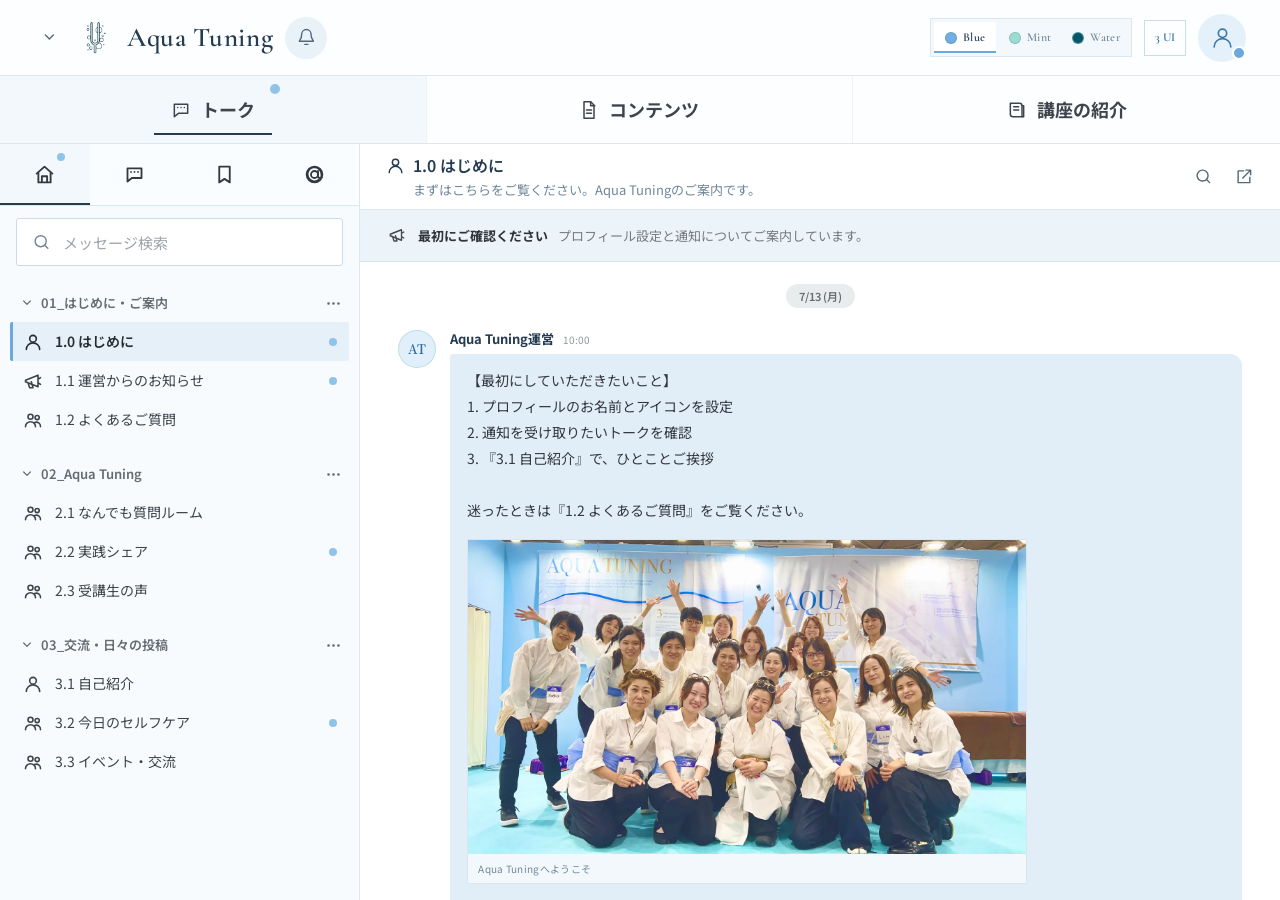
<file: index.html>
<!doctype html>
<html lang="ja">
  <head>
    <meta charset="UTF-8" />
    <meta name="viewport" content="width=device-width, initial-scale=1, viewport-fit=cover" />
    <meta name="theme-color" id="themeColor" content="#f3f8fe" />
    <meta name="description" content="Aqua Tuningのトークとコンテンツをひとつにまとめたコミュニティポータルです。" />
    <title>Aqua Tuning</title>
    <link rel="preconnect" href="https://fonts.googleapis.com" />
    <link rel="preconnect" href="https://fonts.gstatic.com" crossorigin />
    <link href="https://fonts.googleapis.com/css2?family=Cormorant+Garamond:wght@500;600&family=Noto+Sans+JP:wght@400;500;600;700&family=Noto+Serif+JP:wght@500;600&display=swap" rel="stylesheet" />
    <link rel="stylesheet" href="styles.css" />
  </head>
  <body data-theme="blue">
    <svg class="svg-sprite" aria-hidden="true">
      <symbol id="i-chevron" viewBox="0 0 24 24"><path d="m7 9 5 5 5-5" /></symbol>
      <symbol id="i-bell" viewBox="0 0 24 24"><path d="M18 8a6 6 0 0 0-12 0c0 7-3 7-3 9h18c0-2-3-2-3-9M10 21h4" /></symbol>
      <symbol id="i-user" viewBox="0 0 24 24"><circle cx="12" cy="8" r="4" /><path d="M4 21a8 8 0 0 1 16 0" /></symbol>
      <symbol id="i-talk" viewBox="0 0 24 24"><path d="M4 5h16v11H9l-5 4z" /><path d="M8 9h.01M12 9h.01M16 9h.01" /></symbol>
      <symbol id="i-file" viewBox="0 0 24 24"><path d="M6 2h8l4 4v16H6z" /><path d="M14 2v5h5M9 12h6M9 16h6" /></symbol>
      <symbol id="i-book" viewBox="0 0 24 24"><path d="M4 4h11a3 3 0 0 1 3 3v13H7a3 3 0 0 1-3-3z" /><path d="M8 8h6M8 12h6M18 7h2v13h-2" /></symbol>
      <symbol id="i-home" viewBox="0 0 24 24"><path d="m3 11 9-8 9 8" /><path d="M5 10v11h14V10M9 21v-7h6v7" /></symbol>
      <symbol id="i-search" viewBox="0 0 24 24"><circle cx="11" cy="11" r="7" /><path d="m20 20-4-4" /></symbol>
      <symbol id="i-bookmark" viewBox="0 0 24 24"><path d="M6 3h12v18l-6-4-6 4z" /></symbol>
      <symbol id="i-at" viewBox="0 0 24 24"><circle cx="12" cy="12" r="9" /><path d="M16 8v6a2 2 0 0 0 4 0v-2a8 8 0 1 0-3 6" /><circle cx="12" cy="12" r="4" /></symbol>
      <symbol id="i-users" viewBox="0 0 24 24"><circle cx="9" cy="8" r="3" /><circle cx="17" cy="9" r="2.5" /><path d="M3 20a6 6 0 0 1 12 0M14 15a5 5 0 0 1 7 5" /></symbol>
      <symbol id="i-megaphone" viewBox="0 0 24 24"><path d="m3 11 15-6v14L3 13zM18 10l3-2M18 14l3 2M6 14l2 6h4l-2-7" /></symbol>
      <symbol id="i-external" viewBox="0 0 24 24"><path d="M14 4h6v6M20 4 10 14" /><path d="M19 13v7H4V5h7" /></symbol>
      <symbol id="i-attach" viewBox="0 0 24 24"><path d="m9 17 8-8a4 4 0 0 0-6-6L4 10a6 6 0 0 0 8 9l8-8" /></symbol>
      <symbol id="i-send" viewBox="0 0 24 24"><path d="m3 3 18 9-18 9 4-9zM7 12h14" /></symbol>
      <symbol id="i-play" viewBox="0 0 24 24"><rect x="3" y="3" width="18" height="18" rx="1" /><path d="m10 8 6 4-6 4z" /></symbol>
      <symbol id="i-check" viewBox="0 0 24 24"><circle cx="12" cy="12" r="10" /><path d="m7 12 3 3 7-7" /></symbol>
      <symbol id="i-back" viewBox="0 0 24 24"><path d="m15 18-6-6 6-6" /></symbol>
      <symbol id="i-more" viewBox="0 0 24 24"><circle cx="5" cy="12" r="1" /><circle cx="12" cy="12" r="1" /><circle cx="19" cy="12" r="1" /></symbol>
      <symbol id="i-heart" viewBox="0 0 24 24"><path d="M20.8 4.6a5.5 5.5 0 0 0-7.8 0L12 5.7l-1.1-1.1a5.5 5.5 0 0 0-7.8 7.8L12 21l8.8-8.6a5.5 5.5 0 0 0 0-7.8" /></symbol>
    </svg>

    <div class="app-shell">
      <div class="water-atmosphere" aria-hidden="true">
        <span></span><span></span><span></span><span></span><span></span><span></span><span></span><span></span>
      </div>
      <header class="site-header">
        <div class="brand-group">
          <button class="icon-button workspace-button" type="button" aria-label="メニューを開く">
            <svg class="icon"><use href="#i-chevron" /></svg>
          </button>
          <a class="brand" href="?tab=talk" aria-label="Aqua Tuning ホーム">
            <span class="brand-logo-frame"><img src="assets/aqua-tuning-mark.png" alt="" /></span>
            <span class="brand-name">Aqua Tuning</span>
          </a>
          <button class="icon-button notification-button" type="button" aria-label="通知">
            <svg class="icon"><use href="#i-bell" /></svg>
          </button>
        </div>
        <div class="header-actions">
          <div class="theme-switcher" role="group" aria-label="UIデザインを選択">
            <button class="theme-button is-active" type="button" data-theme-value="blue" aria-pressed="true" title="クリアブルー">
              <span class="theme-swatch swatch-blue"></span><span class="theme-label">Blue</span>
            </button>
            <button class="theme-button" type="button" data-theme-value="mint" aria-pressed="false" title="ミントブルー">
              <span class="theme-swatch swatch-mint"></span><span class="theme-label">Mint</span>
            </button>
            <button class="theme-button" type="button" data-theme-value="underwater" aria-pressed="false" title="アンダーウォーター">
              <span class="theme-swatch swatch-underwater"></span><span class="theme-label">Water</span>
            </button>
          </div>
          <a class="presentation-link" href="designs" aria-label="3つのデザインを比較" title="3案を比較">3 UI</a>
          <button class="profile-button" type="button" aria-label="プロフィール">
            <span class="profile-silhouette"><svg class="icon"><use href="#i-user" /></svg></span>
          </button>
        </div>
      </header>

      <nav class="primary-tabs" role="tablist" aria-label="メインメニュー">
        <button class="primary-tab is-active" id="tab-talk" data-tab="talk" type="button" role="tab" aria-selected="true" aria-controls="panel-talk">
          <span class="tab-notice" aria-hidden="true"></span>
          <svg class="icon"><use href="#i-talk" /></svg><span>トーク</span>
        </button>
        <button class="primary-tab" id="tab-content" data-tab="content" type="button" role="tab" aria-selected="false" aria-controls="panel-content">
          <svg class="icon"><use href="#i-file" /></svg><span>コンテンツ</span>
        </button>
        <button class="primary-tab" id="tab-intro" data-tab="intro" type="button" role="tab" aria-selected="false" aria-controls="panel-intro">
          <svg class="icon"><use href="#i-book" /></svg><span>講座の紹介</span>
        </button>
      </nav>

      <main class="main-workspace">
        <section class="main-panel is-active" id="panel-talk" data-panel="talk" role="tabpanel" aria-labelledby="tab-talk">
          <div class="talk-shell" id="talkShell">
            <aside class="talk-sidebar" aria-label="トーク一覧">
              <div class="talk-subtabs" role="tablist" aria-label="トーク絞り込み">
                <button class="talk-subtab is-active" type="button" aria-label="すべてのトーク"><span class="mini-notice"></span><svg class="icon"><use href="#i-home" /></svg></button>
                <button class="talk-subtab" type="button" aria-label="ダイレクトメッセージ"><svg class="icon"><use href="#i-talk" /></svg></button>
                <button class="talk-subtab" type="button" aria-label="ブックマーク"><svg class="icon"><use href="#i-bookmark" /></svg></button>
                <button class="talk-subtab" type="button" aria-label="メンション"><svg class="icon"><use href="#i-at" /></svg></button>
              </div>

              <div class="talk-search">
                <svg class="icon"><use href="#i-search" /></svg>
                <input id="roomSearch" type="search" placeholder="メッセージ検索" aria-label="メッセージ検索" />
              </div>

              <nav class="room-navigation" aria-label="トークルーム">
                <div class="room-category" data-category="guide">
                  <button class="category-heading" type="button" aria-expanded="true">
                    <span><svg class="icon category-chevron"><use href="#i-chevron" /></svg>01_はじめに・ご案内</span>
                    <svg class="icon"><use href="#i-more" /></svg>
                  </button>
                  <div class="room-list">
                    <button class="room-row is-selected" type="button" data-room="welcome">
                      <svg class="room-icon"><use href="#i-user" /></svg><span class="room-label">1.0 はじめに</span><span class="unread-dot" aria-label="未読あり"></span>
                    </button>
                    <button class="room-row" type="button" data-room="notice">
                      <svg class="room-icon"><use href="#i-megaphone" /></svg><span class="room-label">1.1 運営からのお知らせ</span><span class="unread-dot" aria-label="未読あり"></span>
                    </button>
                    <button class="room-row" type="button" data-room="faq">
                      <svg class="room-icon"><use href="#i-users" /></svg><span class="room-label">1.2 よくあるご質問</span>
                    </button>
                  </div>
                </div>

                <div class="room-category" data-category="aqua">
                  <button class="category-heading" type="button" aria-expanded="true">
                    <span><svg class="icon category-chevron"><use href="#i-chevron" /></svg>02_Aqua Tuning</span>
                    <svg class="icon"><use href="#i-more" /></svg>
                  </button>
                  <div class="room-list">
                    <button class="room-row" type="button" data-room="questions">
                      <svg class="room-icon"><use href="#i-users" /></svg><span class="room-label">2.1 なんでも質問ルーム</span>
                    </button>
                    <button class="room-row" type="button" data-room="practice">
                      <svg class="room-icon"><use href="#i-users" /></svg><span class="room-label">2.2 実践シェア</span><span class="unread-dot" aria-label="未読あり"></span>
                    </button>
                    <button class="room-row" type="button" data-room="voice">
                      <svg class="room-icon"><use href="#i-users" /></svg><span class="room-label">2.3 受講生の声</span>
                    </button>
                  </div>
                </div>

                <div class="room-category" data-category="community">
                  <button class="category-heading" type="button" aria-expanded="true">
                    <span><svg class="icon category-chevron"><use href="#i-chevron" /></svg>03_交流・日々の投稿</span>
                    <svg class="icon"><use href="#i-more" /></svg>
                  </button>
                  <div class="room-list">
                    <button class="room-row" type="button" data-room="profile">
                      <svg class="room-icon"><use href="#i-user" /></svg><span class="room-label">3.1 自己紹介</span>
                    </button>
                    <button class="room-row" type="button" data-room="daily">
                      <svg class="room-icon"><use href="#i-users" /></svg><span class="room-label">3.2 今日のセルフケア</span><span class="unread-dot" aria-label="未読あり"></span>
                    </button>
                    <button class="room-row" type="button" data-room="event">
                      <svg class="room-icon"><use href="#i-users" /></svg><span class="room-label">3.3 イベント・交流</span>
                    </button>
                  </div>
                </div>
              </nav>
            </aside>

            <section class="talk-main" aria-label="選択中のトーク">
              <header class="chat-header">
                <button class="icon-button mobile-back" id="roomBack" type="button" aria-label="トーク一覧に戻る"><svg class="icon"><use href="#i-back" /></svg></button>
                <div class="chat-heading">
                  <div class="chat-title-line"><svg class="chat-room-icon"><use href="#i-user" /></svg><h1 id="chatTitle">1.0 はじめに</h1></div>
                  <p id="chatDescription">まずはこちらをご覧ください。Aqua Tuningのご案内です。</p>
                </div>
                <div class="chat-actions">
                  <button class="icon-button" type="button" aria-label="トーク内検索"><svg class="icon"><use href="#i-search" /></svg></button>
                  <button class="icon-button" type="button" aria-label="別画面で開く"><svg class="icon"><use href="#i-external" /></svg></button>
                </div>
              </header>

              <div class="pinned-message" id="pinnedMessage">
                <svg class="icon"><use href="#i-megaphone" /></svg>
                <p><strong>最初にご確認ください</strong><span>プロフィール設定と通知についてご案内しています。</span></p>
              </div>

              <div class="message-stream" id="messageStream" aria-live="polite"></div>

              <form class="message-composer" id="messageForm">
                <button class="icon-button" type="button" aria-label="ファイルを添付"><svg class="icon"><use href="#i-attach" /></svg></button>
                <button class="mention-button" type="button" aria-label="メンション">@</button>
                <input id="messageInput" type="text" placeholder="メッセージを入力…" autocomplete="off" aria-label="メッセージを入力" />
                <button class="send-button" type="submit" aria-label="送信"><svg class="icon"><use href="#i-send" /></svg></button>
              </form>
            </section>
          </div>
        </section>

        <section class="main-panel" id="panel-content" data-panel="content" role="tabpanel" aria-labelledby="tab-content" hidden>
          <button class="content-section-toggle" id="contentSectionToggle" type="button" aria-expanded="false">
            <span><svg class="icon"><use href="#i-file" /></svg><span id="mobileSectionLabel">0. Aqua Tuningのご案内</span></span>
            <svg class="icon"><use href="#i-chevron" /></svg>
          </button>
          <div class="content-shell">
            <aside class="content-sidebar" id="contentSidebar" aria-label="コンテンツのセクション">
              <div class="section-tree">
                <h2><svg class="icon"><use href="#i-chevron" /></svg>セクション</h2>
                <button class="section-row is-selected" type="button" data-section="guide"><svg class="check-icon"><use href="#i-check" /></svg><span>0. Aqua Tuningのご案内</span><span class="unread-dot"></span></button>
                <button class="section-row" type="button" data-section="basic"><svg class="check-icon"><use href="#i-check" /></svg><span>1. 基本の使い方</span></button>
                <button class="section-row" type="button" data-section="care"><svg class="check-icon"><use href="#i-check" /></svg><span>2. 日々のセルフケア</span><span class="unread-dot"></span></button>
                <button class="section-row" type="button" data-section="salon"><svg class="check-icon"><use href="#i-check" /></svg><span>3. サロンでの活用</span></button>
                <button class="section-row" type="button" data-section="faq"><svg class="check-icon"><use href="#i-check" /></svg><span>4. 質問・FAQ</span></button>
              </div>
              <div class="all-content-links">
                <h2><svg class="icon"><use href="#i-chevron" /></svg>すべてのコンテンツ</h2>
                <button type="button"><svg class="icon"><use href="#i-play" /></svg>動画一覧</button>
                <button type="button"><span class="live-mark">LIVE</span>ライブ一覧</button>
                <button type="button"><svg class="icon"><use href="#i-file" /></svg>資料一覧</button>
                <button type="button"><svg class="icon"><use href="#i-book" /></svg>記事一覧</button>
              </div>
            </aside>

            <section class="content-main" aria-label="コンテンツ一覧">
              <header class="content-header">
                <h1 id="contentTitle">0. Aqua Tuningのご案内</h1>
                <p id="contentDescription">最初にご覧いただきたいご案内と、基本の使い方をまとめています。</p>
              </header>
              <ol class="lesson-list" id="lessonList"></ol>
            </section>
          </div>
        </section>

        <section class="main-panel" id="panel-intro" data-panel="intro" role="tabpanel" aria-labelledby="tab-intro" hidden>
          <div class="intro-shell">
            <article class="intro-article">
              <div class="intro-visual">
                <img class="intro-hero-image" src="assets/aqua-hero.webp" alt="海辺で透明な音叉を手にするAqua Tuningのナビゲーター" />
                <p class="visual-kicker">Tune your natural rhythm</p>
                <h1>Aqua Tuning</h1>
                <p class="visual-jp">響きで、自分の感覚へ還る。</p>
              </div>

              <section class="intro-section intro-about-grid">
                <div class="intro-copy">
                  <p class="section-kicker">About</p>
                  <h2>Aqua Tuningについて</h2>
                  <p>Aqua Tuningは、透明な音叉の響きと振動を通して、自分の内側にある感覚へ静かに意識を向けるための時間です。</p>
                  <p>正しさや速さを求めるのではなく、水が器に合わせて形を変えるように、一人ひとりのリズムを大切にします。この場所では、学び・実践・対話を行き来しながら、暮らしの中へ心地よい習慣をつなげていきます。</p>
                </div>
                <figure class="intro-inline-photo">
                  <img src="assets/aqua-tool-sky.webp" alt="青空に掲げられた透明な音叉" loading="lazy" />
                  <figcaption>透明な音叉が生み出す、澄んだ響き。</figcaption>
                </figure>
              </section>

              <section class="intro-section philosophy-section">
                <figure class="philosophy-photo">
                  <img src="assets/aqua-philosophy.webp" alt="水辺に置かれた透明な音叉と水面の光" loading="lazy" />
                </figure>
                <div class="philosophy-copy">
                  <p class="section-kicker">Philosophy</p>
                  <h2>水のように、しなやかに。</h2>
                  <p>響きを受け取るときに大切にしているのは、何かを無理に変えることではなく、今ここにある感覚に気づくこと。Aqua Tuningは、その人らしいリズムを尊重し、日常へ戻ってからも自分をいたわる余白を育てます。</p>
                  <div class="philosophy-principles">
                    <div><span>01</span><p><strong>感じる</strong>言葉になる前の小さな感覚に耳を澄ませる。</p></div>
                    <div><span>02</span><p><strong>尊重する</strong>一人ひとりのペースと受け取り方を大切にする。</p></div>
                    <div><span>03</span><p><strong>つなげる</strong>その場だけでなく、心地よさを日々の暮らしへ。</p></div>
                  </div>
                </div>
              </section>

              <section class="intro-section split-copy">
                <div>
                  <p class="section-kicker">For you</p>
                  <h2>こんな方におすすめ</h2>
                </div>
                <ul class="plain-check-list">
                  <li>自分をいたわる時間を習慣にしたい</li>
                  <li>無理なく続けられる整え方を知りたい</li>
                  <li>実践した感覚を安心して共有したい</li>
                </ul>
              </section>

              <section class="intro-section navigator-section">
                <figure class="navigator-photo">
                  <img src="assets/aqua-navigator.webp" alt="透明な音叉を手にするAqua Tuningナビゲーター" loading="lazy" />
                </figure>
                <div class="navigator-copy">
                  <p class="section-kicker">Guide</p>
                  <h2>講師・ナビゲーター紹介</h2>
                  <p>Aqua Tuning運営は、音叉を使った実践の場だけでなく、学び合える講習やコミュニティでの対話を大切にしています。初めての方にもわかりやすく、安心してご自身の感覚を確かめられるよう、一つひとつ丁寧にご案内します。</p>
                  <blockquote>「うまくできること」よりも、「今の自分に気づくこと」から。</blockquote>
                </div>
              </section>

              <section class="intro-section">
                <p class="section-kicker">Community</p>
                <h2>ここでできること</h2>
                <div class="feature-lines">
                  <div><span>01</span><p><strong>トークでつながる</strong>質問や実践の気づきを、テーマ別のルームで共有できます。</p></div>
                  <div><span>02</span><p><strong>必要な内容を選んで見る</strong>目次から、今の自分に必要なコンテンツへすぐ移動できます。</p></div>
                  <div><span>03</span><p><strong>自分のペースで続ける</strong>進め方を決めつけず、暮らしに合わせて取り入れられます。</p></div>
                </div>
                <figure class="community-photo">
                  <img src="assets/aqua-community.webp" alt="Aqua Tuningの学びに集まったメンバー" loading="lazy" />
                  <figcaption>学び、実践し、響きを分かち合うコミュニティ。</figcaption>
                </figure>
              </section>

              <section class="intro-section closing-copy">
                <p class="section-kicker">Message</p>
                <h2>ひとつずつ、心地よく。</h2>
                <p>うまくできることよりも、ご自身の変化に気づくことを大切にしています。迷ったときはトークから、知りたいときはコンテンツから。いつでも戻ってこられる場所としてお使いください。</p>
              </section>
            </article>

            <aside class="intro-aside" aria-label="Aqua Tuningの情報">
              <section class="aside-section intro-summary">
                <p class="aside-eyebrow">Community</p>
                <h2>Aqua Tuning</h2>
                <p class="summary-copy">透明な音叉の響きから、自分の感覚へ還るための場所。</p>
                <img class="aside-photo" src="assets/aqua-tool-detail.webp" alt="Aqua Tuningの透明な音叉" loading="lazy" />
                <div class="summary-link"><span>みんなの体験談</span><button type="button" data-toast="体験談はトーク内の「受講生の声」からご覧いただけます。">投稿を見る</button></div>
                <span class="tag">#セルフケア</span>
              </section>
              <section class="aside-section status-section">
                <p class="aside-label">ご利用状況</p>
                <p class="membership-status"><span></span>参加中</p>
                <dl>
                  <div><dt>未読トーク</dt><dd>4件</dd></div>
                  <div><dt>新着コンテンツ</dt><dd>2件</dd></div>
                </dl>
                <button class="outline-action" type="button" data-tab-jump="talk">トークを開く</button>
              </section>
              <p class="aside-note">Aqua Tuning</p>
            </aside>
          </div>
        </section>
      </main>
    </div>

    <div class="toast" id="toast" role="status" aria-live="polite"></div>
    <script src="app.js"></script>
  </body>
</html>
</file>
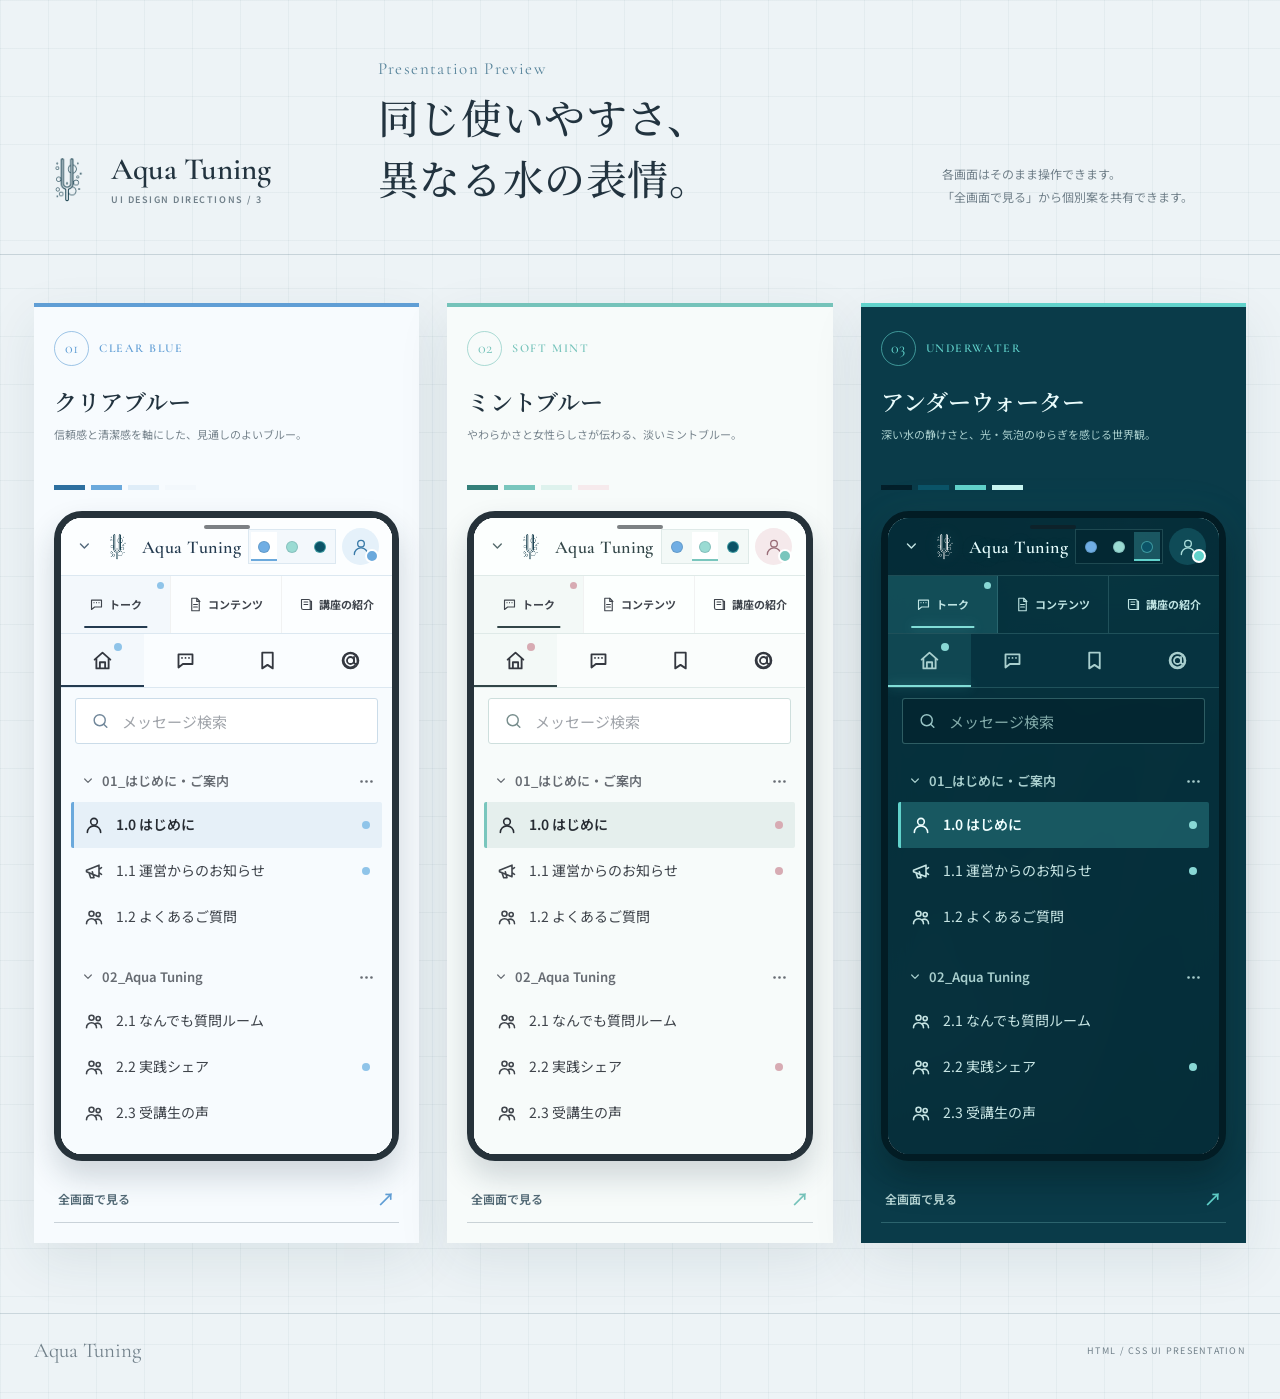
<file: designs.html>
<!doctype html>
<html lang="ja">
  <head>
    <meta charset="UTF-8" />
    <meta name="viewport" content="width=device-width, initial-scale=1" />
    <meta name="theme-color" content="#eaf3f8" />
    <meta name="description" content="Aqua Tuning UIデザイン3案の比較ページです。" />
    <title>Aqua Tuning — UI Design Directions</title>
    <link rel="preconnect" href="https://fonts.googleapis.com" />
    <link rel="preconnect" href="https://fonts.gstatic.com" crossorigin />
    <link href="https://fonts.googleapis.com/css2?family=Cormorant+Garamond:wght@500;600&family=Noto+Sans+JP:wght@400;500;600&family=Noto+Serif+JP:wght@500;600&display=swap" rel="stylesheet" />
    <link rel="stylesheet" href="designs.css" />
  </head>
  <body>
    <header class="deck-header">
      <a class="deck-brand" href="./?theme=blue&tab=talk">
        <span class="deck-logo"><img src="assets/aqua-tuning-mark.png" alt="Aqua Tuning ロゴマーク" /></span>
        <span><strong>Aqua Tuning</strong><small>UI DESIGN DIRECTIONS / 3</small></span>
      </a>
      <div class="deck-heading">
        <p>Presentation Preview</p>
        <h1>同じ使いやすさ、<br />異なる水の表情。</h1>
      </div>
      <p class="deck-note">各画面はそのまま操作できます。<br />「全画面で見る」から個別案を共有できます。</p>
    </header>

    <main class="concept-grid">
      <article class="concept concept-blue">
        <header class="concept-header">
          <div><span class="concept-number">01</span><p>CLEAR BLUE</p></div>
          <h2>クリアブルー</h2>
          <p>信頼感と清潔感を軸にした、見通しのよいブルー。</p>
          <div class="palette" aria-label="カラーパレット"><i></i><i></i><i></i><i></i></div>
        </header>
        <div class="device-frame">
          <div class="device-speaker"></div>
          <iframe src="./?theme=blue&tab=talk" title="クリアブルーUI"></iframe>
        </div>
        <a class="open-concept" href="./?theme=blue&tab=talk" target="_blank" rel="noreferrer">全画面で見る <span>↗</span></a>
      </article>

      <article class="concept concept-mint">
        <header class="concept-header">
          <div><span class="concept-number">02</span><p>SOFT MINT</p></div>
          <h2>ミントブルー</h2>
          <p>やわらかさと女性らしさが伝わる、淡いミントブルー。</p>
          <div class="palette" aria-label="カラーパレット"><i></i><i></i><i></i><i></i></div>
        </header>
        <div class="device-frame">
          <div class="device-speaker"></div>
          <iframe src="./?theme=mint&tab=talk" title="ミントブルーUI"></iframe>
        </div>
        <a class="open-concept" href="./?theme=mint&tab=talk" target="_blank" rel="noreferrer">全画面で見る <span>↗</span></a>
      </article>

      <article class="concept concept-underwater">
        <header class="concept-header">
          <div><span class="concept-number">03</span><p>UNDERWATER</p></div>
          <h2>アンダーウォーター</h2>
          <p>深い水の静けさと、光・気泡のゆらぎを感じる世界観。</p>
          <div class="palette" aria-label="カラーパレット"><i></i><i></i><i></i><i></i></div>
        </header>
        <div class="device-frame">
          <div class="device-speaker"></div>
          <iframe src="./?theme=underwater&tab=talk" title="アンダーウォーターUI"></iframe>
        </div>
        <a class="open-concept" href="./?theme=underwater&tab=talk" target="_blank" rel="noreferrer">全画面で見る <span>↗</span></a>
      </article>
    </main>

    <footer class="deck-footer">
      <p>Aqua Tuning</p>
      <span>HTML / CSS UI presentation</span>
    </footer>
  </body>
</html>
</file>
<file: styles.css>
:root {
  --ink: #343942;
  --ink-soft: #565b64;
  --muted: #7e838b;
  --line: #e5e9e9;
  --line-strong: #d8dede;
  --white: #ffffff;
  --pearl: #fffdfc;
  --wash: #f6f8f8;
  --wash-strong: #eef1f1;
  --aqua: #78beb9;
  --aqua-deep: #397f7c;
  --aqua-soft: #e3f3f1;
  --aqua-pale: #f2faf8;
  --rose: #dca3ae;
  --rose-soft: #f7e9ec;
  --lavender: #eeebf6;
  --sky: #e3f0f5;
  --header-height: 76px;
  --tabs-height: 68px;
  --font-sans: "Noto Sans JP", system-ui, -apple-system, BlinkMacSystemFont, sans-serif;
  --font-serif: "Noto Serif JP", serif;
  --font-display: "Cormorant Garamond", Georgia, serif;
}

* {
  box-sizing: border-box;
}

html,
body {
  height: 100%;
  margin: 0;
}

body {
  overflow: hidden;
  color: var(--ink);
  background: var(--pearl);
  font-family: var(--font-sans);
  font-size: 15px;
  line-height: 1.65;
  -webkit-font-smoothing: antialiased;
}

button,
input {
  color: inherit;
  font: inherit;
}

button,
a {
  -webkit-tap-highlight-color: transparent;
}

button {
  border: 0;
  background: none;
  cursor: pointer;
}

button:focus-visible,
input:focus-visible,
a:focus-visible {
  outline: 3px solid rgba(120, 190, 185, 0.32);
  outline-offset: -1px;
}

.svg-sprite {
  position: absolute;
  width: 0;
  height: 0;
  overflow: hidden;
}

.icon,
.room-icon,
.chat-room-icon,
.check-icon {
  display: block;
  width: 1.25em;
  height: 1.25em;
  fill: none;
  stroke: currentColor;
  stroke-linecap: round;
  stroke-linejoin: round;
  stroke-width: 1.8;
}

.app-shell {
  position: relative;
  isolation: isolate;
  height: 100dvh;
  min-height: 560px;
  overflow: hidden;
  background: var(--white);
}

.water-atmosphere {
  display: none;
}

.site-header,
.primary-tabs,
.main-workspace {
  position: relative;
  z-index: 2;
}

.site-header {
  display: flex;
  align-items: center;
  justify-content: space-between;
  height: var(--header-height);
  padding: 0 34px;
  border-bottom: 1px solid var(--line);
  background: rgba(255, 255, 255, 0.97);
}

.brand-group,
.brand,
.chat-title-line,
.chat-actions,
.primary-tab,
.content-section-toggle > span {
  display: flex;
  align-items: center;
}

.brand-group {
  gap: 10px;
}

.brand {
  gap: 11px;
  color: var(--ink);
  text-decoration: none;
}

.brand-logo-frame {
  display: block;
  width: 42px;
  height: 42px;
  flex: 0 0 auto;
  overflow: visible;
  background: transparent;
}

.brand-logo-frame img {
  display: block;
  width: 100%;
  height: 100%;
  object-fit: contain;
  object-position: center;
}

.brand-name {
  font-family: var(--font-display);
  font-size: 27px;
  font-weight: 600;
  letter-spacing: 0.025em;
  line-height: 1;
}

.header-actions,
.theme-switcher,
.theme-button {
  display: flex;
  align-items: center;
}

.header-actions {
  gap: 12px;
}

.theme-switcher {
  gap: 3px;
  padding: 3px;
  border: 1px solid var(--line);
  background: var(--wash);
}

.theme-button {
  gap: 6px;
  min-width: 62px;
  height: 31px;
  justify-content: center;
  padding: 0 8px;
  color: var(--muted);
  font-family: var(--font-display);
  font-size: 12px;
  font-weight: 600;
  letter-spacing: 0.03em;
}

.theme-button:hover,
.theme-button.is-active {
  color: var(--ink);
  background: var(--white);
}

.theme-button.is-active {
  box-shadow: inset 0 -2px 0 var(--aqua);
}

.theme-swatch {
  width: 12px;
  height: 12px;
  flex: 0 0 auto;
  border: 1px solid rgba(30, 60, 75, 0.16);
  border-radius: 50%;
}

.swatch-blue {
  background: #70aee4;
}

.swatch-mint {
  background: #9adbd3;
}

.swatch-underwater {
  border-color: rgba(120, 235, 227, 0.45);
  background: #0b5367;
}

.presentation-link {
  display: grid;
  place-items: center;
  width: 42px;
  height: 36px;
  border: 1px solid var(--line-strong);
  color: var(--aqua-deep);
  font-family: var(--font-display);
  font-size: 12px;
  font-weight: 600;
  text-decoration: none;
}

.presentation-link:hover {
  border-color: var(--aqua);
  background: var(--aqua-pale);
}

.icon-button {
  display: grid;
  flex: 0 0 auto;
  place-items: center;
  width: 42px;
  height: 42px;
  color: var(--ink-soft);
}

.icon-button:hover {
  color: var(--aqua-deep);
  background: var(--aqua-pale);
}

.workspace-button {
  width: 30px;
}

.notification-button {
  margin-left: 2px;
  border-radius: 50%;
  background: var(--wash-strong);
}

.profile-button {
  position: relative;
  display: grid;
  place-items: center;
  width: 48px;
  height: 48px;
  border-radius: 50%;
  background: var(--rose-soft);
  color: #b47683;
}

.profile-button::after {
  position: absolute;
  right: 0;
  bottom: 2px;
  width: 10px;
  height: 10px;
  border: 2px solid var(--white);
  border-radius: 50%;
  background: var(--aqua);
  content: "";
}

.profile-silhouette .icon {
  width: 25px;
  height: 25px;
  stroke-width: 1.6;
}

.primary-tabs {
  display: grid;
  grid-template-columns: repeat(3, 1fr);
  height: var(--tabs-height);
  border-bottom: 1px solid var(--line);
  background: var(--white);
}

.primary-tab {
  position: relative;
  justify-content: center;
  gap: 10px;
  min-width: 0;
  border-right: 1px solid #f1f2f2;
  color: #3f444c;
  font-size: 18px;
  font-weight: 700;
}

.primary-tab:last-child {
  border-right: 0;
}

.primary-tab:hover {
  background: #fafbfb;
}

.primary-tab.is-active {
  background: var(--wash);
}

.primary-tab.is-active::after {
  position: absolute;
  bottom: 8px;
  left: 50%;
  width: 118px;
  max-width: 58%;
  height: 2px;
  background: var(--ink);
  content: "";
  transform: translateX(-50%);
}

.primary-tab .icon {
  width: 20px;
  height: 20px;
}

.tab-notice,
.mini-notice {
  position: absolute;
  width: 10px;
  height: 10px;
  border-radius: 50%;
  background: var(--rose);
}

.tab-notice {
  top: 8px;
  left: 50%;
  margin-left: 57px;
}

.main-workspace {
  height: calc(100dvh - var(--header-height) - var(--tabs-height));
  min-height: 416px;
}

.main-panel {
  height: 100%;
}

.main-panel[hidden] {
  display: none;
}

/* Talk */
.talk-shell {
  display: grid;
  grid-template-columns: minmax(300px, 360px) minmax(0, 1fr);
  height: 100%;
}

.talk-sidebar {
  min-width: 0;
  overflow: hidden auto;
  border-right: 1px solid var(--line);
  background: #fbfcfc;
  scrollbar-width: thin;
}

.talk-subtabs {
  position: sticky;
  top: 0;
  z-index: 2;
  display: grid;
  grid-template-columns: repeat(4, 1fr);
  height: 62px;
  border-bottom: 1px solid var(--line);
  background: rgba(255, 255, 255, 0.97);
}

.talk-subtab {
  position: relative;
  display: grid;
  place-items: center;
  color: #343840;
}

.talk-subtab::after {
  position: absolute;
  right: 0;
  bottom: 0;
  left: 0;
  height: 2px;
  background: transparent;
  content: "";
}

.talk-subtab:hover,
.talk-subtab.is-active {
  background: var(--wash);
}

.talk-subtab.is-active::after {
  background: var(--ink);
}

.talk-subtab .icon {
  width: 21px;
  height: 21px;
  stroke-width: 2.1;
}

.talk-subtab .mini-notice {
  top: 9px;
  left: 50%;
  width: 8px;
  height: 8px;
  margin-left: 12px;
}

.talk-search {
  position: relative;
  margin: 12px 16px 18px;
}

.talk-search .icon {
  position: absolute;
  top: 50%;
  left: 16px;
  width: 19px;
  height: 19px;
  color: var(--muted);
  transform: translateY(-50%);
}

.talk-search input {
  width: 100%;
  height: 48px;
  padding: 0 14px 0 46px;
  border: 1px solid var(--line-strong);
  border-radius: 3px;
  background: var(--white);
  outline: none;
}

.talk-search input::placeholder {
  color: #a0a4aa;
}

.talk-search input:focus {
  border-color: var(--aqua);
}

.room-navigation {
  padding-bottom: 32px;
}

.room-category {
  margin-bottom: 16px;
}

.category-heading {
  display: flex;
  align-items: center;
  justify-content: space-between;
  width: 100%;
  min-height: 38px;
  padding: 6px 17px 6px 19px;
  color: #666b72;
  text-align: left;
  font-size: 13px;
  font-weight: 600;
}

.category-heading > span {
  display: flex;
  min-width: 0;
  align-items: center;
  gap: 6px;
}

.category-heading > .icon {
  width: 17px;
  height: 17px;
}

.category-chevron {
  width: 16px;
  height: 16px;
  transition: transform 160ms ease;
}

.room-category.is-collapsed .category-chevron {
  transform: rotate(-90deg);
}

.room-category.is-collapsed .room-list {
  display: none;
}

.room-row {
  position: relative;
  display: grid;
  grid-template-columns: 24px minmax(0, 1fr) 12px;
  gap: 8px;
  align-items: center;
  width: calc(100% - 20px);
  min-height: 39px;
  margin-left: 10px;
  padding: 7px 10px;
  border-left: 3px solid transparent;
  border-radius: 2px;
  color: #3f444b;
  text-align: left;
  font-size: 14px;
}

.room-row:hover {
  background: #f1f4f4;
}

.room-row.is-selected {
  border-left-color: var(--aqua);
  background: #e9eeee;
  color: #272c33;
  font-weight: 600;
}

.room-icon {
  width: 20px;
  height: 20px;
  stroke-width: 1.9;
}

.room-label {
  overflow: hidden;
  text-overflow: ellipsis;
  white-space: nowrap;
}

.unread-dot {
  justify-self: center;
  width: 8px;
  height: 8px;
  border-radius: 50%;
  background: var(--rose);
}

.room-row[hidden] {
  display: none;
}

.talk-main {
  display: flex;
  min-width: 0;
  height: 100%;
  flex-direction: column;
  background: var(--white);
}

.chat-header {
  display: flex;
  flex: 0 0 auto;
  align-items: center;
  min-height: 62px;
  padding: 8px 17px 8px 26px;
  border-bottom: 1px solid var(--line);
  background: var(--white);
}

.chat-heading {
  min-width: 0;
  flex: 1;
}

.chat-title-line {
  gap: 8px;
}

.chat-room-icon {
  width: 19px;
  height: 19px;
  flex: 0 0 auto;
}

.chat-heading h1 {
  overflow: hidden;
  margin: 0;
  text-overflow: ellipsis;
  white-space: nowrap;
  font-size: 16px;
  font-weight: 600;
}

.chat-heading p {
  overflow: hidden;
  margin: 1px 0 0 27px;
  color: var(--muted);
  font-size: 13px;
  text-overflow: ellipsis;
  white-space: nowrap;
}

.chat-actions {
  gap: 3px;
}

.chat-actions .icon-button {
  width: 38px;
  height: 38px;
}

.mobile-back {
  display: none;
}

.pinned-message {
  display: flex;
  flex: 0 0 auto;
  align-items: center;
  gap: 12px;
  min-height: 52px;
  margin: 0;
  padding: 9px 28px;
  border-bottom: 1px solid #dfe5e4;
  background: #edf0f0;
  color: #464b52;
}

.pinned-message > .icon {
  width: 18px;
  height: 18px;
  flex: 0 0 auto;
}

.pinned-message p {
  display: flex;
  min-width: 0;
  margin: 0;
  gap: 10px;
  align-items: baseline;
  font-size: 13px;
}

.pinned-message strong,
.pinned-message span {
  overflow: hidden;
  text-overflow: ellipsis;
  white-space: nowrap;
}

.pinned-message strong {
  color: #2f343b;
}

.pinned-message span {
  color: #737980;
}

.message-stream {
  flex: 1 1 auto;
  overflow: hidden auto;
  padding: 20px clamp(20px, 3vw, 50px) 32px;
  scroll-behavior: smooth;
  scrollbar-width: thin;
}

.date-divider {
  display: flex;
  justify-content: center;
  margin: 2px 0 22px;
}

.date-divider span {
  padding: 3px 13px;
  border-radius: 999px;
  background: #e9ecec;
  color: #676c73;
  font-size: 11px;
  font-weight: 600;
}

.message-group {
  display: grid;
  grid-template-columns: 42px minmax(0, 820px);
  gap: 10px;
  margin-bottom: 22px;
}

.message-avatar {
  display: grid;
  place-items: center;
  width: 38px;
  height: 38px;
  border: 1px solid rgba(120, 190, 185, 0.35);
  border-radius: 50%;
  background: var(--aqua-soft);
  color: var(--aqua-deep);
  font-family: var(--font-serif);
  font-size: 13px;
  font-weight: 600;
}

.message-avatar.is-rose {
  border-color: rgba(220, 163, 174, 0.4);
  background: var(--rose-soft);
  color: #a66d79;
}

.message-avatar.is-lavender {
  border-color: #d9d2e9;
  background: var(--lavender);
  color: #716481;
}

.message-content {
  min-width: 0;
}

.message-meta {
  display: flex;
  align-items: baseline;
  gap: 9px;
  margin: -2px 0 5px;
}

.message-meta strong {
  font-size: 13px;
  font-weight: 700;
}

.message-meta time {
  color: #91969c;
  font-size: 10px;
}

.message-body {
  width: fit-content;
  max-width: 100%;
  padding: 14px 17px;
  border-radius: 3px 12px 12px 12px;
  background: var(--sky);
  color: #343940;
  font-size: 14px;
  line-height: 1.85;
  white-space: pre-wrap;
  overflow-wrap: anywhere;
}

.message-body.is-plain {
  padding: 0;
  background: transparent;
}

.message-body a {
  color: #2b8f9c;
  text-decoration: underline;
  text-underline-offset: 2px;
}

.message-body strong {
  font-weight: 700;
}

.message-photo {
  width: min(100%, 560px);
  margin: 15px 0 2px;
  overflow: hidden;
  border: 1px solid rgba(87, 139, 158, 0.16);
  background: var(--wash);
  white-space: normal;
}

.message-photo img {
  display: block;
  width: 100%;
  aspect-ratio: 16 / 9;
  object-fit: cover;
  object-position: center 28%;
}

.message-photo figcaption {
  padding: 7px 10px;
  color: var(--muted);
  font-size: 10px;
  letter-spacing: 0.03em;
  line-height: 1.5;
}

.link-preview {
  display: grid;
  grid-template-columns: 54px minmax(0, 1fr);
  gap: 12px;
  max-width: 510px;
  margin-top: 10px;
  padding: 10px 12px;
  border-left: 3px solid var(--aqua);
  background: var(--aqua-pale);
}

.link-preview-mark {
  display: grid;
  place-items: center;
  width: 54px;
  height: 44px;
  background: var(--white);
  color: var(--aqua-deep);
  font-family: var(--font-display);
  font-size: 20px;
  font-weight: 600;
}

.link-preview p {
  margin: 0;
  color: var(--muted);
  font-size: 11px;
  line-height: 1.5;
}

.link-preview strong {
  display: block;
  margin-bottom: 2px;
  color: var(--ink);
  font-size: 13px;
}

.message-reactions {
  display: flex;
  gap: 6px;
  margin-top: 6px;
}

.reaction-button {
  min-width: 44px;
  height: 28px;
  padding: 0 9px;
  border: 1px solid var(--line-strong);
  border-radius: 999px;
  background: var(--white);
  color: #747981;
  font-size: 11px;
}

.reaction-button.is-reacted {
  border-color: #b8ddd9;
  background: var(--aqua-pale);
  color: var(--aqua-deep);
}

.message-composer {
  display: grid;
  flex: 0 0 auto;
  grid-template-columns: 42px 34px minmax(0, 1fr) 46px;
  align-items: center;
  min-height: 68px;
  padding: 8px 22px calc(8px + env(safe-area-inset-bottom));
  border-top: 1px solid var(--line);
  background: rgba(248, 249, 249, 0.98);
}

.message-composer .icon-button {
  width: 38px;
  height: 38px;
}

.mention-button {
  width: 32px;
  color: #8b9097;
  font-size: 21px;
  font-weight: 600;
}

.message-composer input {
  width: 100%;
  height: 44px;
  padding: 0 15px;
  border: 1px solid var(--line-strong);
  border-radius: 999px;
  background: var(--white);
  outline: none;
}

.message-composer input:focus {
  border-color: var(--aqua);
}

.message-composer input::placeholder {
  color: #a4a8ad;
}

.message-composer.is-readonly {
  grid-template-columns: 42px 34px minmax(0, 1fr) 46px;
}

.message-composer.is-readonly input {
  color: #888d93;
  background: #f0f2f2;
  text-align: center;
}

.message-composer.is-readonly .send-button {
  background: #c9cece;
  cursor: not-allowed;
}

.send-button {
  display: grid;
  place-items: center;
  width: 42px;
  height: 42px;
  margin-left: 4px;
  border-radius: 50%;
  color: var(--white);
  background: var(--aqua);
}

.send-button:hover {
  background: var(--aqua-deep);
}

.send-button .icon {
  width: 19px;
  height: 19px;
}

/* Content */
.content-section-toggle {
  display: none;
}

.content-shell {
  display: grid;
  grid-template-columns: minmax(300px, 372px) minmax(0, 1fr);
  height: 100%;
}

.content-sidebar {
  overflow: hidden auto;
  padding: 22px 0 32px;
  border-right: 1px solid var(--line);
  background: #fbfcfc;
  scrollbar-width: thin;
}

.section-tree h2,
.all-content-links h2 {
  display: flex;
  align-items: center;
  gap: 7px;
  margin: 0;
  padding: 8px 24px;
  color: #686d74;
  font-size: 13px;
  font-weight: 600;
}

.section-tree h2 .icon,
.all-content-links h2 .icon {
  width: 15px;
  height: 15px;
}

.section-row {
  display: grid;
  grid-template-columns: 23px minmax(0, 1fr) 10px;
  gap: 9px;
  align-items: center;
  width: calc(100% - 22px);
  min-height: 42px;
  margin-left: 11px;
  padding: 8px 12px;
  border-left: 3px solid transparent;
  color: #474c54;
  text-align: left;
  font-size: 14px;
}

.section-row:hover {
  background: #f0f3f3;
}

.section-row.is-selected {
  border-left-color: var(--aqua);
  background: #e9eeee;
  color: #262b31;
  font-weight: 700;
}

.check-icon {
  width: 19px;
  height: 19px;
  color: #42474d;
  fill: #42474d;
  stroke: var(--white);
  stroke-width: 1.7;
}

.section-row span:nth-child(2) {
  overflow: hidden;
  text-overflow: ellipsis;
  white-space: nowrap;
}

.all-content-links {
  margin-top: 22px;
  padding-top: 12px;
  border-top: 1px solid var(--line);
}

.all-content-links button {
  display: flex;
  align-items: center;
  gap: 11px;
  width: 100%;
  min-height: 40px;
  padding: 7px 28px;
  color: #4a4f56;
  text-align: left;
  font-size: 14px;
}

.all-content-links button:hover {
  background: var(--wash);
}

.all-content-links .icon {
  width: 20px;
  height: 20px;
}

.live-mark {
  display: grid;
  place-items: center;
  width: 24px;
  height: 18px;
  background: #3f444a;
  color: var(--white);
  font-size: 7px;
  font-weight: 700;
}

.content-main {
  min-width: 0;
  overflow: hidden auto;
  padding-bottom: 50px;
  background: var(--white);
  scrollbar-width: thin;
}

.content-header {
  min-height: 99px;
  padding: 17px 28px 15px;
  border-bottom: 1px solid var(--line);
}

.content-header h1 {
  margin: 0;
  font-size: 22px;
  line-height: 1.5;
}

.content-header p {
  margin: 2px 0 0;
  color: var(--muted);
  font-size: 13px;
}

.lesson-list {
  margin: 0;
  padding: 28px 26px 30px 30px;
  list-style: none;
  counter-reset: lesson;
}

.lesson-row {
  position: relative;
  display: grid;
  grid-template-columns: 34px 154px minmax(0, 1fr);
  gap: 12px;
  align-items: stretch;
  min-height: 100px;
  margin-bottom: 10px;
  cursor: pointer;
  counter-increment: lesson;
}

.lesson-row:hover .lesson-info,
.lesson-row:focus-visible .lesson-info {
  background: #eef3f2;
}

.lesson-index {
  padding-top: 3px;
  color: #262b31;
  text-align: center;
  font-size: 20px;
  font-weight: 700;
}

.lesson-index::before {
  content: counter(lesson);
}

.lesson-index::after {
  position: absolute;
  top: 35px;
  bottom: -10px;
  left: 17px;
  width: 1px;
  background: var(--line-strong);
  content: "";
}

.lesson-row:last-child .lesson-index::after {
  display: none;
}

.lesson-thumbnail {
  position: relative;
  min-height: 92px;
  overflow: hidden;
  border: 1px solid var(--line-strong);
  background: var(--aqua-pale);
}

.lesson-thumbnail::before,
.lesson-thumbnail::after {
  position: absolute;
  border: 1px solid rgba(120, 190, 185, 0.68);
  border-radius: 50%;
  content: "";
}

.lesson-thumbnail::before {
  right: -13px;
  bottom: -17px;
  width: 90px;
  height: 54px;
}

.lesson-thumbnail::after {
  right: 12px;
  bottom: -8px;
  width: 58px;
  height: 30px;
  border-color: rgba(220, 163, 174, 0.65);
}

.lesson-thumbnail.is-rose {
  background: #fbf1f3;
}

.lesson-thumbnail.is-lavender {
  background: #f4f2f8;
}

.lesson-thumbnail.is-neutral {
  background: #f2f4f4;
}

.lesson-photo {
  display: block;
  width: 100%;
  height: 100%;
  min-height: 92px;
  object-fit: cover;
  transition: transform 320ms ease;
}

.lesson-row:hover .lesson-photo,
.lesson-row:focus-visible .lesson-photo {
  transform: scale(1.035);
}

.lesson-thumbnail.has-photo::before {
  z-index: 1;
  inset: 0;
  width: auto;
  height: auto;
  border: 0;
  border-radius: 0;
  background: linear-gradient(180deg, rgba(12, 42, 55, 0.04), rgba(12, 42, 55, 0.68));
}

.lesson-thumbnail.has-photo::after {
  display: none;
}

.lesson-thumbnail.has-photo .thumb-number,
.lesson-thumbnail.has-photo .thumb-title {
  z-index: 2;
  color: #fff;
  text-shadow: 0 1px 8px rgba(4, 28, 40, 0.5);
}

.lesson-thumbnail.has-photo .thumb-title {
  top: auto;
  right: 10px;
  bottom: 9px;
  width: auto;
  transform: none;
}

.thumb-number {
  position: absolute;
  top: 7px;
  left: 10px;
  color: rgba(52, 57, 66, 0.55);
  font-family: var(--font-display);
  font-size: 17px;
}

.thumb-title {
  position: absolute;
  top: 50%;
  left: 12px;
  width: 102px;
  color: #3e5555;
  font-family: var(--font-serif);
  font-size: 12px;
  font-weight: 600;
  line-height: 1.5;
  transform: translateY(-45%);
}

.lesson-info {
  position: relative;
  display: flex;
  min-width: 0;
  flex-direction: column;
  justify-content: center;
  min-height: 92px;
  padding: 12px 16px 17px;
  background: #f5f6f6;
}

.lesson-main-line {
  display: flex;
  min-width: 0;
  align-items: center;
  gap: 10px;
}

.lesson-type-icon {
  display: grid;
  flex: 0 0 auto;
  place-items: center;
  width: 22px;
  height: 22px;
  color: #3c4148;
}

.lesson-type-icon .icon {
  width: 21px;
  height: 21px;
}

.lesson-title {
  overflow: hidden;
  margin: 0;
  color: #33383f;
  font-size: 15px;
  font-weight: 700;
  text-overflow: ellipsis;
  white-space: nowrap;
}

.lesson-duration {
  margin: 2px 0 0 32px;
  color: #90959b;
  font-size: 11px;
}

.progress-track {
  position: absolute;
  right: 13px;
  bottom: 8px;
  left: 13px;
  height: 4px;
  overflow: hidden;
  background: #dce9ec;
}

.progress-fill {
  display: block;
  width: var(--progress, 0%);
  height: 100%;
  background: var(--aqua);
}

.progress-label {
  position: absolute;
  right: 13px;
  bottom: 8px;
  color: #508e90;
  font-size: 10px;
  font-weight: 700;
  transform: translateY(1px);
}

.progress-label + .progress-track {
  right: 48px;
}

/* Introduction */
.intro-shell {
  display: grid;
  grid-template-columns: minmax(0, 1fr) minmax(270px, 360px);
  gap: 34px;
  height: 100%;
  overflow: hidden auto;
  padding: 0 clamp(24px, 5vw, 74px) 70px;
  background: var(--white);
  scrollbar-width: thin;
}

.intro-article {
  min-width: 0;
  padding-top: 0;
}

.intro-visual {
  position: relative;
  display: flex;
  min-height: clamp(330px, 48vw, 570px);
  overflow: hidden;
  align-items: flex-start;
  justify-content: center;
  flex-direction: column;
  margin: 0 -2px;
  padding: clamp(30px, 6vw, 78px);
  background:
    linear-gradient(135deg, rgba(238, 235, 246, 0.9), transparent 44%),
    linear-gradient(0deg, #e5f4f2, #f8fbfb 62%);
  text-align: left;
}

.intro-visual::after {
  position: absolute;
  inset: 0;
  background:
    linear-gradient(90deg, rgba(10, 48, 65, 0.72), rgba(10, 48, 65, 0.18) 62%, rgba(10, 48, 65, 0.08)),
    linear-gradient(180deg, transparent 62%, rgba(5, 35, 48, 0.25));
  content: "";
}

.intro-hero-image {
  position: absolute;
  inset: 0;
  width: 100%;
  height: 100%;
  object-fit: cover;
  object-position: center 45%;
}

.visual-kicker,
.visual-jp,
.intro-visual h1 {
  position: relative;
  z-index: 2;
}

.visual-kicker {
  margin: 0 0 4px;
  color: rgba(239, 255, 255, 0.92);
  font-family: var(--font-display);
  font-size: 17px;
  letter-spacing: 0.12em;
  text-shadow: 0 2px 14px rgba(3, 30, 42, 0.32);
  text-transform: uppercase;
}

.intro-visual h1 {
  margin: 0;
  color: #fff;
  font-family: var(--font-display);
  font-size: clamp(54px, 7.5vw, 102px);
  font-weight: 500;
  letter-spacing: -0.025em;
  line-height: 0.95;
  text-shadow: 0 3px 24px rgba(3, 30, 42, 0.28);
}

.visual-jp {
  margin: 18px 0 0;
  color: rgba(247, 255, 255, 0.94);
  font-family: var(--font-serif);
  font-size: 14px;
  letter-spacing: 0.16em;
  text-shadow: 0 2px 14px rgba(3, 30, 42, 0.35);
}

.orb {
  position: absolute;
  border: 1px solid rgba(255, 255, 255, 0.74);
  border-radius: 50%;
  background: rgba(255, 255, 255, 0.36);
}

.orb-one {
  top: 13%;
  left: 9%;
  width: 86px;
  height: 86px;
}

.orb-two {
  right: 12%;
  bottom: 18%;
  width: 140px;
  height: 140px;
}

.orb-three {
  top: 22%;
  right: 19%;
  width: 34px;
  height: 34px;
  background: rgba(247, 233, 236, 0.72);
}

.water-rings {
  position: absolute;
  right: -8%;
  bottom: -4%;
  width: 54%;
  height: 40%;
  transform: rotate(-7deg);
}

.water-rings i {
  position: absolute;
  right: 0;
  bottom: 0;
  border: 1px solid rgba(120, 190, 185, 0.34);
  border-radius: 50%;
}

.water-rings i:nth-child(1) { width: 100%; height: 100%; }
.water-rings i:nth-child(2) { right: 12%; bottom: 17%; width: 75%; height: 70%; }
.water-rings i:nth-child(3) { right: 26%; bottom: 34%; width: 47%; height: 40%; border-color: rgba(220, 163, 174, 0.45); }

.intro-section {
  padding: 64px clamp(8px, 4vw, 48px);
  border-bottom: 1px solid var(--line);
}

.intro-about-grid,
.philosophy-section,
.navigator-section {
  display: grid;
  gap: clamp(30px, 5vw, 64px);
  align-items: center;
}

.intro-about-grid {
  grid-template-columns: minmax(0, 1.15fr) minmax(250px, 0.85fr);
}

.philosophy-section {
  grid-template-columns: minmax(250px, 0.88fr) minmax(0, 1.12fr);
  background: linear-gradient(110deg, var(--aqua-pale), rgba(255, 255, 255, 0));
}

.navigator-section {
  grid-template-columns: minmax(240px, 0.82fr) minmax(0, 1.18fr);
}

.intro-copy p,
.philosophy-copy > p,
.navigator-copy > p {
  margin: 0 0 16px;
  color: #62676e;
  font-size: 15px;
  line-height: 2.05;
}

.intro-copy p:last-child,
.philosophy-copy > p:last-of-type,
.navigator-copy > p:last-of-type {
  margin-bottom: 0;
}

.intro-inline-photo,
.philosophy-photo,
.navigator-photo,
.community-photo {
  position: relative;
  margin: 0;
  overflow: hidden;
  background: var(--wash);
}

.intro-inline-photo img,
.philosophy-photo img,
.navigator-photo img,
.community-photo img,
.aside-photo {
  display: block;
  width: 100%;
  object-fit: cover;
}

.intro-inline-photo img {
  min-height: 330px;
  aspect-ratio: 4 / 5;
}

.philosophy-photo img {
  min-height: 490px;
  aspect-ratio: 3 / 4;
}

.navigator-photo img {
  min-height: 490px;
  aspect-ratio: 3 / 4;
  object-position: center 25%;
}

.intro-inline-photo figcaption,
.community-photo figcaption {
  padding: 9px 12px;
  border-top: 1px solid var(--line);
  color: var(--muted);
  font-size: 10px;
  letter-spacing: 0.03em;
}

.philosophy-principles {
  margin-top: 27px;
  border-top: 1px solid var(--line);
}

.philosophy-principles > div {
  display: grid;
  grid-template-columns: 38px minmax(0, 1fr);
  gap: 14px;
  padding: 15px 0;
  border-bottom: 1px solid var(--line);
}

.philosophy-principles span {
  color: var(--aqua-deep);
  font-family: var(--font-display);
  font-size: 18px;
}

.philosophy-principles p {
  margin: 0;
  color: var(--muted);
  font-size: 12px;
  line-height: 1.75;
}

.philosophy-principles strong {
  display: block;
  margin-bottom: 2px;
  color: var(--ink);
  font-family: var(--font-serif);
  font-size: 15px;
}

.navigator-copy blockquote {
  margin: 28px 0 0;
  padding: 18px 0 18px 21px;
  border-left: 2px solid var(--aqua);
  color: var(--aqua-deep);
  font-family: var(--font-serif);
  font-size: clamp(17px, 2vw, 22px);
  line-height: 1.8;
}

.community-photo {
  margin-top: 34px;
}

.community-photo img {
  aspect-ratio: 16 / 7;
}

.section-kicker {
  margin: 0 0 7px;
  color: var(--aqua-deep);
  font-family: var(--font-display);
  font-size: 18px;
  letter-spacing: 0.08em;
}

.intro-section h2 {
  margin: 0 0 23px;
  color: #333a42;
  font-family: var(--font-serif);
  font-size: clamp(23px, 2.3vw, 32px);
  font-weight: 600;
  letter-spacing: 0.02em;
}

.intro-section > p:last-child,
.split-copy > div + p {
  max-width: 760px;
  margin: 0;
  color: #62676e;
  font-size: 15px;
  line-height: 2.15;
}

.split-copy {
  display: grid;
  grid-template-columns: minmax(200px, 0.75fr) minmax(0, 1.25fr);
  gap: 44px;
}

.plain-check-list {
  margin: 2px 0 0;
  padding: 0;
  list-style: none;
}

.plain-check-list li {
  position: relative;
  padding: 14px 8px 14px 32px;
  border-bottom: 1px solid var(--line);
  color: #51575e;
}

.plain-check-list li:first-child {
  border-top: 1px solid var(--line);
}

.plain-check-list li::before {
  position: absolute;
  top: 21px;
  left: 7px;
  width: 10px;
  height: 6px;
  border-bottom: 1.5px solid var(--aqua-deep);
  border-left: 1.5px solid var(--aqua-deep);
  content: "";
  transform: rotate(-45deg);
}

.feature-lines {
  border-top: 1px solid var(--line);
}

.feature-lines > div {
  display: grid;
  grid-template-columns: 56px minmax(0, 1fr);
  gap: 18px;
  align-items: start;
  padding: 22px 0;
  border-bottom: 1px solid var(--line);
}

.feature-lines span {
  color: var(--rose);
  font-family: var(--font-display);
  font-size: 24px;
}

.feature-lines p {
  margin: 0;
  color: #666b72;
  line-height: 1.9;
}

.feature-lines strong {
  display: block;
  margin-bottom: 3px;
  color: #3f454c;
  font-family: var(--font-serif);
  font-size: 17px;
}

.closing-copy {
  background: linear-gradient(90deg, var(--aqua-pale), #fbf7f8);
}

.intro-aside {
  align-self: start;
  position: sticky;
  top: 0;
  padding-top: 0;
}

.aside-section {
  padding: 28px 26px;
  border-bottom: 1px solid var(--line-strong);
  background: var(--wash);
}

.aside-eyebrow,
.aside-label {
  margin: 0 0 5px;
  color: var(--aqua-deep);
  font-family: var(--font-display);
  font-size: 14px;
  letter-spacing: 0.08em;
  text-transform: uppercase;
}

.intro-summary h2 {
  margin: 0;
  font-family: var(--font-display);
  font-size: 35px;
  font-weight: 600;
}

.summary-copy {
  margin: 9px 0 24px;
  color: #747980;
  font-size: 13px;
}

.aside-photo {
  aspect-ratio: 16 / 10;
  margin: 0 0 18px;
  object-position: center 52%;
}

.summary-link {
  display: flex;
  align-items: center;
  justify-content: space-between;
  padding: 12px 0;
  border-top: 1px solid var(--line-strong);
  border-bottom: 1px solid var(--line-strong);
  font-size: 13px;
}

.summary-link button {
  color: var(--aqua-deep);
  text-decoration: underline;
  text-underline-offset: 3px;
}

.tag {
  display: inline-block;
  margin-top: 20px;
  padding: 4px 10px;
  border-radius: 999px;
  background: var(--aqua-soft);
  color: var(--aqua-deep);
  font-size: 11px;
}

.status-section {
  margin-top: 20px;
  background: #f7f4f6;
}

.membership-status {
  display: flex;
  align-items: center;
  gap: 8px;
  margin: 10px 0 23px;
  color: #3f464d;
  font-family: var(--font-serif);
  font-size: 23px;
  font-weight: 600;
}

.membership-status span {
  width: 9px;
  height: 9px;
  border-radius: 50%;
  background: var(--aqua);
}

.status-section dl {
  margin: 0;
}

.status-section dl div {
  display: flex;
  justify-content: space-between;
  padding: 11px 0;
  border-top: 1px solid #dddfe1;
  font-size: 12px;
}

.status-section dt {
  color: var(--muted);
}

.status-section dd {
  margin: 0;
  color: #41474e;
  font-weight: 600;
}

.outline-action {
  width: 100%;
  height: 44px;
  margin-top: 19px;
  border: 1px solid #858b90;
  background: transparent;
  font-size: 13px;
  font-weight: 600;
}

.outline-action:hover {
  border-color: var(--aqua-deep);
  color: var(--aqua-deep);
  background: var(--aqua-pale);
}

.aside-note {
  margin: 14px 0 0;
  color: #b4b8bc;
  font-family: var(--font-display);
  font-size: 13px;
  letter-spacing: 0.1em;
  text-align: center;
}

.toast {
  position: fixed;
  z-index: 100;
  right: 22px;
  bottom: 22px;
  max-width: min(360px, calc(100vw - 32px));
  padding: 11px 15px;
  border-left: 3px solid var(--aqua);
  background: #343a40;
  color: var(--white);
  font-size: 12px;
  opacity: 0;
  pointer-events: none;
  transform: translateY(8px);
  transition: opacity 160ms ease, transform 160ms ease;
}

.toast.is-visible {
  opacity: 1;
  transform: translateY(0);
}

@media (max-width: 1050px) {
  .talk-shell,
  .content-shell {
    grid-template-columns: 310px minmax(0, 1fr);
  }

  .lesson-row {
    grid-template-columns: 32px 120px minmax(0, 1fr);
  }

  .intro-shell {
    grid-template-columns: minmax(0, 1fr) 300px;
    gap: 24px;
    padding-right: 28px;
    padding-left: 28px;
  }
}

@media (max-width: 760px) {
  :root {
    --header-height: 58px;
    --tabs-height: 58px;
  }

  .app-shell {
    min-height: 0;
  }

  .site-header {
    padding: 0 13px 0 8px;
  }

  .workspace-button {
    width: 28px;
  }

  .brand-group {
    gap: 3px;
  }

  .brand {
    gap: 8px;
  }

  .brand-logo-frame {
    width: 34px;
    height: 34px;
  }

  .brand-name {
    font-size: 20px;
  }

  .header-actions {
    gap: 6px;
  }

  .theme-switcher {
    gap: 2px;
    padding: 2px;
  }

  .theme-button {
    min-width: 26px;
    width: 26px;
    height: 29px;
    padding: 0;
  }

  .theme-label,
  .presentation-link {
    display: none;
  }

  .notification-button {
    width: 34px;
    height: 34px;
  }

  .profile-button {
    width: 37px;
    height: 37px;
  }

  .profile-silhouette .icon {
    width: 20px;
    height: 20px;
  }

  .primary-tab {
    gap: 5px;
    padding: 0 3px;
    font-size: 13px;
  }

  .primary-tab .icon {
    width: 17px;
    height: 17px;
  }

  .primary-tab.is-active::after {
    bottom: 5px;
    width: 78px;
  }

  .tab-notice {
    top: 6px;
    width: 7px;
    height: 7px;
    margin-left: 41px;
  }

  .main-workspace {
    min-height: 0;
  }

  .talk-shell {
    display: block;
  }

  .talk-sidebar {
    display: block;
    width: 100%;
    height: 100%;
    border-right: 0;
  }

  .talk-main {
    display: none;
    width: 100%;
  }

  .talk-shell.is-room-open .talk-sidebar {
    display: none;
  }

  .talk-shell.is-room-open .talk-main {
    display: flex;
  }

  .talk-subtabs {
    height: 54px;
  }

  .talk-search {
    margin: 10px 14px 16px;
  }

  .talk-search input {
    height: 46px;
  }

  .room-row {
    min-height: 46px;
    font-size: 14px;
  }

  .category-heading {
    min-height: 42px;
  }

  .chat-header {
    min-height: 57px;
    padding: 6px 8px 6px 5px;
  }

  .mobile-back {
    display: grid;
    width: 36px;
    height: 40px;
  }

  .chat-heading h1 {
    font-size: 14px;
  }

  .chat-heading p {
    max-width: 58vw;
    margin-left: 0;
    font-size: 10px;
  }

  .chat-room-icon {
    width: 17px;
    height: 17px;
  }

  .chat-actions {
    gap: 0;
  }

  .chat-actions .icon-button {
    width: 34px;
    height: 38px;
  }

  .chat-actions .icon-button:last-child {
    display: none;
  }

  .pinned-message {
    min-height: 47px;
    padding: 8px 14px;
  }

  .pinned-message p {
    display: block;
    font-size: 11px;
  }

  .pinned-message strong,
  .pinned-message span {
    display: block;
  }

  .message-stream {
    padding: 14px 13px 22px;
  }

  .date-divider {
    margin-bottom: 18px;
  }

  .message-group {
    grid-template-columns: 34px minmax(0, 1fr);
    gap: 8px;
    margin-bottom: 19px;
  }

  .message-avatar {
    width: 32px;
    height: 32px;
    font-size: 11px;
  }

  .message-meta {
    display: block;
    margin-bottom: 4px;
    line-height: 1.35;
  }

  .message-meta strong {
    margin-right: 7px;
    font-size: 12px;
  }

  .message-body {
    padding: 11px 12px;
    border-radius: 2px 10px 10px 10px;
    font-size: 13px;
    line-height: 1.8;
  }

  .message-photo img {
    aspect-ratio: 4 / 3;
  }

  .link-preview {
    grid-template-columns: 44px minmax(0, 1fr);
    gap: 9px;
    padding: 9px;
  }

  .link-preview-mark {
    width: 44px;
    height: 40px;
    font-size: 17px;
  }

  .message-composer {
    grid-template-columns: 34px 28px minmax(0, 1fr) 40px;
    min-height: 62px;
    padding: 7px 8px calc(7px + env(safe-area-inset-bottom));
  }

  .message-composer .icon-button {
    width: 32px;
    height: 38px;
  }

  .mention-button {
    width: 27px;
  }

  .message-composer input {
    height: 41px;
    padding: 0 12px;
    font-size: 13px;
  }

  .send-button {
    width: 38px;
    height: 38px;
    margin-left: 2px;
  }

  .content-section-toggle {
    display: flex;
    align-items: center;
    justify-content: space-between;
    width: 100%;
    height: 52px;
    padding: 0 15px;
    border-bottom: 1px solid var(--line);
    background: #fbfcfc;
    font-size: 13px;
    font-weight: 600;
  }

  .content-section-toggle > span {
    min-width: 0;
    gap: 8px;
  }

  .content-section-toggle span span {
    overflow: hidden;
    text-overflow: ellipsis;
    white-space: nowrap;
  }

  .content-section-toggle .icon {
    width: 17px;
    height: 17px;
    flex: 0 0 auto;
  }

  .content-shell {
    position: relative;
    display: block;
    height: calc(100% - 52px);
  }

  .content-sidebar {
    position: absolute;
    z-index: 10;
    top: 0;
    right: 0;
    left: 0;
    display: none;
    max-height: min(72dvh, 590px);
    padding-top: 12px;
    border-right: 0;
    border-bottom: 1px solid var(--line-strong);
    background: rgba(251, 252, 252, 0.99);
  }

  .content-shell.is-sidebar-open .content-sidebar {
    display: block;
  }

  .content-main {
    height: 100%;
  }

  .content-header {
    min-height: 88px;
    padding: 14px 16px 12px;
  }

  .content-header h1 {
    font-size: 18px;
  }

  .content-header p {
    font-size: 11px;
    line-height: 1.6;
  }

  .lesson-list {
    padding: 17px 10px 28px 8px;
  }

  .lesson-row {
    grid-template-columns: 24px 86px minmax(0, 1fr);
    gap: 7px;
    min-height: 78px;
    margin-bottom: 8px;
  }

  .lesson-index {
    font-size: 15px;
  }

  .lesson-index::after {
    top: 29px;
    bottom: -8px;
    left: 12px;
  }

  .lesson-thumbnail {
    min-height: 70px;
  }

  .lesson-photo {
    min-height: 70px;
  }

  .thumb-number {
    top: 3px;
    left: 6px;
    font-size: 13px;
  }

  .thumb-title {
    left: 7px;
    width: 64px;
    font-size: 9px;
    line-height: 1.4;
  }

  .lesson-thumbnail::before {
    width: 60px;
    height: 37px;
  }

  .lesson-thumbnail::after {
    width: 40px;
    height: 21px;
  }

  .lesson-info {
    min-height: 70px;
    padding: 9px 9px 15px;
  }

  .lesson-main-line {
    align-items: flex-start;
    gap: 6px;
  }

  .lesson-type-icon,
  .lesson-type-icon .icon {
    width: 17px;
    height: 17px;
  }

  .lesson-title {
    display: -webkit-box;
    overflow: hidden;
    font-size: 11px;
    line-height: 1.45;
    text-overflow: clip;
    white-space: normal;
    -webkit-box-orient: vertical;
    -webkit-line-clamp: 2;
  }

  .lesson-duration {
    margin: 2px 0 0 23px;
    font-size: 9px;
  }

  .progress-track {
    right: 35px;
    bottom: 7px;
    left: 9px;
    height: 3px;
  }

  .progress-label {
    right: 7px;
    bottom: 5px;
    font-size: 8px;
  }

  .progress-label + .progress-track {
    right: 33px;
  }

  .intro-shell {
    display: block;
    height: 100%;
    padding: 0 0 50px;
  }

  .intro-visual {
    min-height: 360px;
    margin: 0;
    padding: 30px 22px;
  }

  .intro-hero-image {
    object-position: 35% center;
  }

  .intro-visual h1 {
    max-width: 210px;
    font-size: 58px;
    line-height: 0.86;
  }

  .visual-kicker {
    font-size: 13px;
  }

  .visual-jp {
    margin-top: 14px;
    font-size: 12px;
  }

  .orb-one {
    top: 9%;
    left: 4%;
    width: 62px;
    height: 62px;
  }

  .orb-two {
    right: 5%;
    bottom: 11%;
    width: 96px;
    height: 96px;
  }

  .intro-section {
    padding: 45px 22px;
  }

  .section-kicker {
    font-size: 16px;
  }

  .intro-section h2 {
    margin-bottom: 17px;
    font-size: 22px;
  }

  .intro-section > p:last-child {
    font-size: 13px;
    line-height: 2;
  }

  .split-copy {
    display: block;
  }

  .intro-about-grid,
  .philosophy-section,
  .navigator-section {
    display: block;
  }

  .intro-copy p,
  .philosophy-copy > p,
  .navigator-copy > p {
    font-size: 13px;
    line-height: 2;
  }

  .intro-inline-photo {
    margin-top: 28px;
  }

  .philosophy-photo,
  .navigator-photo {
    margin-bottom: 30px;
  }

  .intro-inline-photo img,
  .philosophy-photo img,
  .navigator-photo img {
    min-height: 0;
    aspect-ratio: 4 / 3;
  }

  .navigator-photo img {
    object-position: center 24%;
  }

  .philosophy-principles > div {
    grid-template-columns: 31px minmax(0, 1fr);
    gap: 10px;
  }

  .navigator-copy blockquote {
    margin-top: 22px;
    font-size: 16px;
  }

  .community-photo {
    margin-top: 25px;
  }

  .community-photo img {
    aspect-ratio: 4 / 3;
  }

  .plain-check-list {
    margin-top: 24px;
    font-size: 13px;
  }

  .feature-lines > div {
    grid-template-columns: 38px minmax(0, 1fr);
    gap: 12px;
  }

  .feature-lines span {
    font-size: 20px;
  }

  .feature-lines p {
    font-size: 12px;
  }

  .feature-lines strong {
    font-size: 15px;
  }

  .intro-aside {
    position: static;
    padding: 25px 16px 0;
  }

  .aside-section {
    padding: 24px 21px;
  }

  .intro-summary h2 {
    font-size: 31px;
  }

  .status-section {
    margin-top: 12px;
  }

  .toast {
    right: 16px;
    bottom: calc(16px + env(safe-area-inset-bottom));
    left: 16px;
    max-width: none;
  }
}

@media (max-width: 360px) {
  .brand-name {
    font-size: 18px;
  }

  .notification-button {
    display: none;
  }

  .primary-tab {
    font-size: 11px;
  }

  .primary-tab .icon {
    width: 15px;
    height: 15px;
  }

  .lesson-row {
    grid-template-columns: 22px 72px minmax(0, 1fr);
  }

  .thumb-title {
    width: 55px;
    font-size: 8px;
  }
}

/* Presentation themes */
body[data-theme="blue"] {
  --ink: #243b50;
  --ink-soft: #52687b;
  --muted: #71879a;
  --line: #dce8f1;
  --line-strong: #cbdce9;
  --wash: #f3f8fc;
  --wash-strong: #e9f2f9;
  --aqua: #6ba9dc;
  --aqua-deep: #2d6f9f;
  --aqua-soft: #e1effa;
  --aqua-pale: #f2f8fd;
  --rose: #8fc4e9;
  --rose-soft: #e9f3fb;
  --lavender: #e8f0fb;
  --sky: #dfedf8;
}

body[data-theme="blue"] .site-header,
body[data-theme="blue"] .primary-tabs {
  background: rgba(252, 254, 255, 0.98);
}

body[data-theme="blue"] .profile-button {
  color: #397aa8;
  background: #e5f1fa;
}

body[data-theme="blue"] .talk-sidebar,
body[data-theme="blue"] .content-sidebar {
  background: #f7fbfe;
}

body[data-theme="blue"] .talk-subtabs {
  background: rgba(250, 253, 255, 0.98);
}

body[data-theme="blue"] .room-row.is-selected,
body[data-theme="blue"] .section-row.is-selected {
  background: #e6f0f8;
}

body[data-theme="blue"] .pinned-message {
  border-color: #d5e5f0;
  background: #edf4f9;
}

body[data-theme="blue"] .message-body {
  background: #e1edf7;
}

body[data-theme="blue"] .lesson-info {
  background: #f1f6fa;
}

body[data-theme="blue"] .lesson-row:hover .lesson-info,
body[data-theme="blue"] .lesson-row:focus-visible .lesson-info {
  background: #e7f1f8;
}

body[data-theme="blue"] .intro-visual {
  background:
    radial-gradient(circle at 18% 20%, rgba(255, 255, 255, 0.9) 0 8%, transparent 8.4%),
    linear-gradient(145deg, #dceafa, #f7fbff 48%, #d7ecf8);
}

body[data-theme="blue"] .closing-copy {
  background: linear-gradient(90deg, #edf6fc, #f8fbfe);
}

body[data-theme="mint"] {
  --ink: #324648;
  --ink-soft: #566b6d;
  --muted: #788e8d;
  --line: #dfeae8;
  --line-strong: #cedfdd;
  --wash: #f3f9f7;
  --wash-strong: #e7f2ef;
  --aqua: #79c6bd;
  --aqua-deep: #347f79;
  --aqua-soft: #def2ed;
  --aqua-pale: #f0faf7;
  --rose: #d7abb3;
  --rose-soft: #f6eaec;
  --lavender: #efedf5;
  --sky: #e0f1ef;
}

body[data-theme="mint"] .site-header,
body[data-theme="mint"] .primary-tabs {
  background: rgba(252, 255, 254, 0.98);
}

body[data-theme="mint"] .profile-button {
  color: #9a6e78;
  background: #f5e9eb;
}

body[data-theme="mint"] .talk-sidebar,
body[data-theme="mint"] .content-sidebar {
  background: #f7fbfa;
}

body[data-theme="mint"] .talk-subtabs {
  background: rgba(250, 253, 252, 0.98);
}

body[data-theme="mint"] .room-row.is-selected,
body[data-theme="mint"] .section-row.is-selected {
  background: #e5efed;
}

body[data-theme="mint"] .pinned-message {
  border-color: #d7e6e3;
  background: #edf3f2;
}

body[data-theme="mint"] .message-body {
  background: #e1f0ee;
}

body[data-theme="mint"] .lesson-info {
  background: #f2f6f5;
}

body[data-theme="mint"] .intro-visual {
  background:
    radial-gradient(circle at 15% 18%, rgba(255, 255, 255, 0.88) 0 7%, transparent 7.4%),
    linear-gradient(145deg, #e0f2ef, #fbfdfc 49%, #e7eff5);
}

body[data-theme="mint"] .closing-copy {
  background: linear-gradient(90deg, #eaf7f4, #fbf4f5);
}

body[data-theme="underwater"] {
  --ink: #e9fbfb;
  --ink-soft: #c3e4e3;
  --muted: #98c4c5;
  --line: rgba(148, 218, 217, 0.18);
  --line-strong: rgba(148, 218, 217, 0.3);
  --wash: rgba(13, 70, 82, 0.75);
  --wash-strong: rgba(18, 84, 96, 0.82);
  --aqua: #61d2cb;
  --aqua-deep: #8de5df;
  --aqua-soft: #174f5a;
  --aqua-pale: rgba(20, 83, 94, 0.72);
  --rose: #88d8d5;
  --rose-soft: #164957;
  --lavender: #164554;
  --sky: #115165;
  color-scheme: dark;
}

body[data-theme="underwater"] {
  background: #032a35;
}

body[data-theme="underwater"] .app-shell {
  background:
    radial-gradient(circle at 72% 8%, rgba(95, 219, 210, 0.14), transparent 29%),
    radial-gradient(circle at 14% 80%, rgba(74, 142, 174, 0.18), transparent 35%),
    linear-gradient(160deg, #073b49, #052d39 58%, #031f2a);
}

body[data-theme="underwater"] .app-shell::after {
  position: absolute;
  z-index: 0;
  inset: 0;
  background:
    repeating-linear-gradient(105deg, transparent 0 11%, rgba(166, 246, 237, 0.025) 12%, transparent 18%),
    linear-gradient(180deg, rgba(124, 235, 225, 0.08), transparent 28%);
  content: "";
  pointer-events: none;
  animation: water-light 12s ease-in-out infinite alternate;
}

body[data-theme="underwater"] .water-atmosphere {
  position: absolute;
  z-index: 1;
  inset: 0;
  display: block;
  overflow: hidden;
  pointer-events: none;
}

body[data-theme="underwater"] .water-atmosphere span {
  position: absolute;
  bottom: -90px;
  width: 18px;
  height: 18px;
  border: 1px solid rgba(190, 252, 246, 0.3);
  border-radius: 50%;
  background: rgba(202, 255, 250, 0.035);
  box-shadow: inset 3px 3px 7px rgba(224, 255, 252, 0.08);
  animation: bubble-rise 17s linear infinite;
}

body[data-theme="underwater"] .water-atmosphere span:nth-child(1) { left: 7%; width: 10px; height: 10px; animation-delay: -3s; animation-duration: 13s; }
body[data-theme="underwater"] .water-atmosphere span:nth-child(2) { left: 22%; width: 26px; height: 26px; animation-delay: -11s; animation-duration: 20s; }
body[data-theme="underwater"] .water-atmosphere span:nth-child(3) { left: 39%; width: 13px; height: 13px; animation-delay: -7s; animation-duration: 16s; }
body[data-theme="underwater"] .water-atmosphere span:nth-child(4) { left: 55%; width: 34px; height: 34px; animation-delay: -14s; animation-duration: 23s; }
body[data-theme="underwater"] .water-atmosphere span:nth-child(5) { left: 68%; width: 8px; height: 8px; animation-delay: -5s; animation-duration: 12s; }
body[data-theme="underwater"] .water-atmosphere span:nth-child(6) { left: 79%; width: 22px; height: 22px; animation-delay: -9s; animation-duration: 18s; }
body[data-theme="underwater"] .water-atmosphere span:nth-child(7) { left: 89%; width: 14px; height: 14px; animation-delay: -1s; animation-duration: 15s; }
body[data-theme="underwater"] .water-atmosphere span:nth-child(8) { left: 47%; width: 7px; height: 7px; animation-delay: -12s; animation-duration: 11s; }

body[data-theme="underwater"] .site-header {
  border-color: var(--line);
  background: rgba(4, 42, 53, 0.88);
  backdrop-filter: blur(18px);
}

body[data-theme="underwater"] .brand-logo-frame {
  filter: drop-shadow(0 0 8px rgba(95, 219, 210, 0.2));
}

body[data-theme="underwater"] .brand-logo-frame img {
  filter: brightness(0) invert(1);
  opacity: 0.9;
}

body[data-theme="underwater"] .brand-name {
  color: #e8ffff;
  text-shadow: 0 1px 18px rgba(91, 218, 210, 0.18);
}

body[data-theme="underwater"] .notification-button,
body[data-theme="underwater"] .profile-button {
  color: #a9ddda;
  background: rgba(18, 82, 94, 0.82);
}

body[data-theme="underwater"] .theme-switcher {
  border-color: var(--line);
  background: rgba(2, 35, 44, 0.48);
}

body[data-theme="underwater"] .theme-button:hover,
body[data-theme="underwater"] .theme-button.is-active {
  color: #e9ffff;
  background: rgba(35, 105, 115, 0.72);
}

body[data-theme="underwater"] .presentation-link {
  border-color: var(--line-strong);
  color: #b8ece8;
}

body[data-theme="underwater"] .presentation-link:hover {
  background: rgba(35, 105, 115, 0.72);
}

body[data-theme="underwater"] .primary-tabs {
  border-color: var(--line);
  background: rgba(5, 48, 60, 0.88);
  backdrop-filter: blur(14px);
}

body[data-theme="underwater"] .primary-tab {
  border-color: var(--line);
  color: #bfe4e3;
}

body[data-theme="underwater"] .primary-tab:hover,
body[data-theme="underwater"] .primary-tab.is-active {
  background: rgba(27, 91, 102, 0.65);
}

body[data-theme="underwater"] .primary-tab.is-active::after,
body[data-theme="underwater"] .talk-subtab.is-active::after {
  background: #81ddd7;
  box-shadow: 0 0 12px rgba(97, 210, 203, 0.45);
}

body[data-theme="underwater"] .talk-sidebar,
body[data-theme="underwater"] .content-sidebar {
  border-color: var(--line);
  background: rgba(6, 48, 60, 0.86);
  backdrop-filter: blur(12px);
}

body[data-theme="underwater"] .talk-subtabs {
  border-color: var(--line);
  background: rgba(7, 53, 65, 0.94);
}

body[data-theme="underwater"] .talk-subtab,
body[data-theme="underwater"] .category-heading,
body[data-theme="underwater"] .section-tree h2,
body[data-theme="underwater"] .all-content-links h2 {
  color: #a9cfce;
}

body[data-theme="underwater"] .talk-subtab:hover,
body[data-theme="underwater"] .talk-subtab.is-active,
body[data-theme="underwater"] .all-content-links button:hover {
  background: rgba(29, 95, 105, 0.45);
}

body[data-theme="underwater"] .talk-search input,
body[data-theme="underwater"] .message-composer input {
  border-color: var(--line-strong);
  color: #e9ffff;
  background: rgba(3, 37, 47, 0.76);
}

body[data-theme="underwater"] input::placeholder {
  color: #82aaa9;
}

body[data-theme="underwater"] .room-row,
body[data-theme="underwater"] .section-row,
body[data-theme="underwater"] .all-content-links button {
  color: #c7e5e4;
}

body[data-theme="underwater"] .room-row:hover,
body[data-theme="underwater"] .section-row:hover {
  background: rgba(26, 91, 102, 0.55);
}

body[data-theme="underwater"] .room-row.is-selected,
body[data-theme="underwater"] .section-row.is-selected {
  color: #f0ffff;
  background: rgba(33, 105, 113, 0.72);
}

body[data-theme="underwater"] .check-icon {
  color: var(--aqua);
  fill: var(--aqua);
  stroke: #083744;
}

body[data-theme="underwater"] .talk-main,
body[data-theme="underwater"] .content-main,
body[data-theme="underwater"] .intro-shell {
  background: rgba(4, 38, 49, 0.64);
}

body[data-theme="underwater"] .chat-header,
body[data-theme="underwater"] .content-header {
  border-color: var(--line);
  background: rgba(5, 46, 57, 0.76);
}

body[data-theme="underwater"] .pinned-message {
  border-color: var(--line);
  color: #cde8e7;
  background: rgba(20, 77, 88, 0.84);
}

body[data-theme="underwater"] .pinned-message strong,
body[data-theme="underwater"] .lesson-title,
body[data-theme="underwater"] .content-header h1 {
  color: #efffff;
}

body[data-theme="underwater"] .pinned-message span,
body[data-theme="underwater"] .content-header p,
body[data-theme="underwater"] .lesson-duration {
  color: #9fc6c5;
}

body[data-theme="underwater"] .message-stream {
  background:
    radial-gradient(circle at 80% 14%, rgba(77, 181, 177, 0.08), transparent 28%),
    linear-gradient(145deg, rgba(4, 39, 49, 0.45), rgba(5, 51, 62, 0.2));
}

body[data-theme="underwater"] .date-divider span {
  color: #b7d8d7;
  background: rgba(22, 83, 94, 0.86);
}

body[data-theme="underwater"] .message-avatar,
body[data-theme="underwater"] .message-avatar.is-rose,
body[data-theme="underwater"] .message-avatar.is-lavender {
  border-color: rgba(112, 220, 213, 0.35);
  color: #d7f7f4;
  background: rgba(20, 84, 95, 0.9);
}

body[data-theme="underwater"] .message-body {
  color: #e8fbfb;
  background: rgba(17, 82, 100, 0.9);
  box-shadow: inset 0 1px 0 rgba(192, 255, 249, 0.07);
}

body[data-theme="underwater"] .message-body.is-plain {
  background: transparent;
  box-shadow: none;
}

body[data-theme="underwater"] .message-body a {
  color: #8fe8e1;
}

body[data-theme="underwater"] .link-preview {
  border-color: var(--aqua);
  background: rgba(7, 53, 65, 0.88);
}

body[data-theme="underwater"] .link-preview-mark {
  color: #9be9e3;
  background: rgba(25, 92, 103, 0.72);
}

body[data-theme="underwater"] .link-preview strong,
body[data-theme="underwater"] .feature-lines strong {
  color: #efffff;
}

body[data-theme="underwater"] .reaction-button {
  border-color: var(--line-strong);
  color: #b7d7d6;
  background: rgba(5, 43, 53, 0.72);
}

body[data-theme="underwater"] .reaction-button.is-reacted {
  color: #dffffc;
  background: rgba(29, 105, 112, 0.82);
}

body[data-theme="underwater"] .message-composer {
  border-color: var(--line);
  background: rgba(3, 35, 45, 0.92);
  backdrop-filter: blur(18px);
}

body[data-theme="underwater"] .message-composer.is-readonly input {
  color: #8eb2b1;
  background: rgba(10, 55, 65, 0.86);
}

body[data-theme="underwater"] .send-button {
  color: #062e39;
  background: #68d4cd;
  box-shadow: 0 0 18px rgba(97, 210, 203, 0.23);
}

body[data-theme="underwater"] .content-section-toggle {
  border-color: var(--line);
  color: #d7eeed;
  background: rgba(6, 49, 60, 0.96);
}

body[data-theme="underwater"] .all-content-links {
  border-color: var(--line);
}

body[data-theme="underwater"] .live-mark {
  color: #07313d;
  background: #8ddfd9;
}

body[data-theme="underwater"] .lesson-info {
  background: rgba(14, 67, 79, 0.88);
}

body[data-theme="underwater"] .lesson-row:hover .lesson-info,
body[data-theme="underwater"] .lesson-row:focus-visible .lesson-info {
  background: rgba(24, 89, 99, 0.92);
}

body[data-theme="underwater"] .lesson-thumbnail,
body[data-theme="underwater"] .lesson-thumbnail.is-rose,
body[data-theme="underwater"] .lesson-thumbnail.is-lavender,
body[data-theme="underwater"] .lesson-thumbnail.is-neutral {
  border-color: var(--line-strong);
  background: rgba(18, 76, 87, 0.94);
}

body[data-theme="underwater"] .thumb-number,
body[data-theme="underwater"] .thumb-title,
body[data-theme="underwater"] .lesson-type-icon {
  color: #c7eae8;
}

body[data-theme="underwater"] .lesson-thumbnail::before,
body[data-theme="underwater"] .lesson-thumbnail::after {
  border-color: rgba(115, 222, 214, 0.42);
}

body[data-theme="underwater"] .progress-track {
  background: rgba(150, 214, 213, 0.2);
}

body[data-theme="underwater"] .progress-label {
  color: #9be7e1;
}

body[data-theme="underwater"] .intro-visual {
  background:
    radial-gradient(ellipse at 32% 0%, rgba(153, 242, 233, 0.2), transparent 32%),
    radial-gradient(circle at 78% 68%, rgba(75, 175, 176, 0.18), transparent 28%),
    linear-gradient(155deg, #0a5362, #063a49 48%, #032a36);
}

body[data-theme="underwater"] .intro-visual::after {
  background:
    linear-gradient(90deg, rgba(2, 31, 41, 0.82), rgba(2, 31, 41, 0.28) 64%, rgba(2, 31, 41, 0.14)),
    linear-gradient(180deg, transparent 56%, rgba(2, 29, 38, 0.62));
}

body[data-theme="underwater"] .intro-hero-image {
  filter: brightness(0.76) saturate(0.9) hue-rotate(4deg);
}

body[data-theme="underwater"] .visual-kicker,
body[data-theme="underwater"] .section-kicker,
body[data-theme="underwater"] .aside-eyebrow,
body[data-theme="underwater"] .aside-label {
  color: #8de5df;
}

body[data-theme="underwater"] .intro-visual h1,
body[data-theme="underwater"] .intro-section h2,
body[data-theme="underwater"] .intro-summary h2,
body[data-theme="underwater"] .membership-status {
  color: #efffff;
}

body[data-theme="underwater"] .visual-jp,
body[data-theme="underwater"] .intro-section > p:last-child,
body[data-theme="underwater"] .intro-copy p,
body[data-theme="underwater"] .philosophy-copy > p,
body[data-theme="underwater"] .navigator-copy > p,
body[data-theme="underwater"] .plain-check-list li,
body[data-theme="underwater"] .feature-lines p,
body[data-theme="underwater"] .philosophy-principles p,
body[data-theme="underwater"] .summary-copy {
  color: #b5d5d4;
}

body[data-theme="underwater"] .intro-section,
body[data-theme="underwater"] .plain-check-list li,
body[data-theme="underwater"] .feature-lines,
body[data-theme="underwater"] .feature-lines > div,
body[data-theme="underwater"] .philosophy-principles,
body[data-theme="underwater"] .philosophy-principles > div {
  border-color: var(--line);
}

body[data-theme="underwater"] .philosophy-section {
  background: linear-gradient(110deg, rgba(14, 76, 88, 0.86), rgba(5, 45, 57, 0.25));
}

body[data-theme="underwater"] .philosophy-principles strong,
body[data-theme="underwater"] .navigator-copy blockquote {
  color: #eafffd;
}

body[data-theme="underwater"] .intro-inline-photo figcaption,
body[data-theme="underwater"] .community-photo figcaption,
body[data-theme="underwater"] .message-photo figcaption {
  border-color: var(--line);
  color: #9fc6c5;
  background: rgba(5, 43, 54, 0.92);
}

body[data-theme="underwater"] .message-photo {
  border-color: var(--line-strong);
}

body[data-theme="underwater"] .closing-copy {
  background: linear-gradient(90deg, rgba(15, 78, 89, 0.9), rgba(10, 59, 72, 0.82));
}

body[data-theme="underwater"] .aside-section {
  border-color: var(--line);
  background: rgba(12, 63, 75, 0.9);
}

body[data-theme="underwater"] .status-section {
  background: rgba(15, 70, 82, 0.92);
}

body[data-theme="underwater"] .summary-link,
body[data-theme="underwater"] .status-section dl div {
  border-color: var(--line-strong);
}

body[data-theme="underwater"] .status-section dd {
  color: #e9ffff;
}

body[data-theme="underwater"] .outline-action {
  border-color: rgba(151, 225, 220, 0.5);
  color: #d9f3f1;
}

body[data-theme="underwater"] .outline-action:hover {
  color: #f1ffff;
  background: rgba(37, 111, 119, 0.7);
}

body[data-theme="underwater"] .tag {
  color: #bff2ee;
  background: rgba(28, 104, 111, 0.72);
}

@keyframes bubble-rise {
  0% { transform: translate3d(0, 0, 0) scale(0.8); opacity: 0; }
  12% { opacity: 0.65; }
  70% { opacity: 0.38; }
  100% { transform: translate3d(24px, -115vh, 0) scale(1.15); opacity: 0; }
}

@keyframes water-light {
  from { transform: translateX(-1.5%) skewX(-1deg); opacity: 0.72; }
  to { transform: translateX(1.5%) skewX(1deg); opacity: 1; }
}

@media (prefers-reduced-motion: reduce) {
  *,
  *::before,
  *::after {
    scroll-behavior: auto !important;
    transition-duration: 0.01ms !important;
    animation-duration: 0.01ms !important;
    animation-iteration-count: 1 !important;
  }
}
</file>
<file: designs.css>
:root {
  --ink: #22333f;
  --muted: #71808a;
  --line: #d7e0e5;
  --paper: #edf3f6;
  --font-sans: "Noto Sans JP", sans-serif;
  --font-serif: "Noto Serif JP", serif;
  --font-display: "Cormorant Garamond", serif;
}

* {
  box-sizing: border-box;
}

html {
  background: var(--paper);
}

body {
  min-width: 320px;
  margin: 0;
  color: var(--ink);
  background:
    linear-gradient(rgba(46, 91, 116, 0.05) 1px, transparent 1px),
    linear-gradient(90deg, rgba(46, 91, 116, 0.05) 1px, transparent 1px),
    var(--paper);
  background-size: 48px 48px;
  font-family: var(--font-sans);
  -webkit-font-smoothing: antialiased;
}

a {
  color: inherit;
}

.deck-header {
  display: grid;
  grid-template-columns: minmax(250px, 0.8fr) minmax(380px, 1.4fr) minmax(240px, 0.8fr);
  gap: 40px;
  align-items: end;
  max-width: 1480px;
  margin: 0 auto;
  padding: 58px 38px 45px;
  border-bottom: 1px solid rgba(48, 83, 101, 0.2);
}

.deck-brand {
  display: flex;
  align-items: center;
  gap: 15px;
  text-decoration: none;
}

.deck-logo {
  width: 58px;
  height: 58px;
  flex: 0 0 auto;
  overflow: visible;
}

.deck-logo img {
  display: block;
  width: 100%;
  height: 100%;
  object-fit: contain;
}

.deck-brand strong {
  display: block;
  font-family: var(--font-display);
  font-size: 31px;
  font-weight: 600;
  line-height: 1;
}

.deck-brand small {
  display: block;
  margin-top: 8px;
  color: var(--muted);
  font-size: 9px;
  font-weight: 600;
  letter-spacing: 0.17em;
}

.deck-heading p {
  margin: 0 0 7px;
  color: #58849b;
  font-family: var(--font-display);
  font-size: 17px;
  letter-spacing: 0.08em;
}

.deck-heading h1 {
  margin: 0;
  font-family: var(--font-serif);
  font-size: clamp(30px, 3.2vw, 48px);
  font-weight: 500;
  letter-spacing: 0.015em;
  line-height: 1.5;
}

.deck-note {
  margin: 0;
  color: var(--muted);
  font-size: 12px;
  line-height: 1.9;
}

.concept-grid {
  display: grid;
  grid-template-columns: repeat(3, minmax(340px, 390px));
  gap: 28px;
  justify-content: center;
  max-width: 1480px;
  margin: 0 auto;
  padding: 48px 34px 70px;
}

.concept {
  position: relative;
  min-width: 0;
  padding: 24px 20px 20px;
  border-top: 4px solid var(--accent);
  background: var(--panel);
  box-shadow: 0 18px 50px rgba(30, 65, 83, 0.09);
}

.concept-blue {
  --accent: #609ed5;
  --panel: #f7fbfe;
}

.concept-mint {
  --accent: #75c3ba;
  --panel: #f7fbfa;
}

.concept-underwater {
  --accent: #61d2cb;
  --panel: #0a3b49;
  color: #e9fbfb;
}

.concept-header > div:first-child {
  display: flex;
  align-items: center;
  gap: 10px;
}

.concept-number {
  display: grid;
  place-items: center;
  width: 35px;
  height: 35px;
  border: 1px solid color-mix(in srgb, var(--accent) 60%, transparent);
  border-radius: 50%;
  color: var(--accent);
  font-family: var(--font-display);
  font-size: 16px;
}

.concept-header > div:first-child p {
  margin: 0;
  color: var(--accent);
  font-family: var(--font-display);
  font-size: 12px;
  font-weight: 600;
  letter-spacing: 0.13em;
}

.concept-header h2 {
  margin: 19px 0 7px;
  font-family: var(--font-serif);
  font-size: 23px;
  font-weight: 600;
}

.concept-header > p {
  min-height: 44px;
  margin: 0;
  color: #77848d;
  font-size: 11px;
  line-height: 1.8;
}

.concept-underwater .concept-header > p {
  color: #a7cdcc;
}

.palette {
  display: flex;
  gap: 6px;
  margin: 16px 0 21px;
}

.palette i {
  width: 31px;
  height: 5px;
}

.concept-blue .palette i:nth-child(1) { background: #2d6f9f; }
.concept-blue .palette i:nth-child(2) { background: #6ba9dc; }
.concept-blue .palette i:nth-child(3) { background: #dfedf8; }
.concept-blue .palette i:nth-child(4) { background: #f3f8fc; }
.concept-mint .palette i:nth-child(1) { background: #347f79; }
.concept-mint .palette i:nth-child(2) { background: #79c6bd; }
.concept-mint .palette i:nth-child(3) { background: #def2ed; }
.concept-mint .palette i:nth-child(4) { background: #f6eaec; }
.concept-underwater .palette i:nth-child(1) { background: #031f2a; }
.concept-underwater .palette i:nth-child(2) { background: #0b5367; }
.concept-underwater .palette i:nth-child(3) { background: #61d2cb; }
.concept-underwater .palette i:nth-child(4) { background: #c9f5f1; }

.device-frame {
  position: relative;
  height: 650px;
  overflow: hidden;
  border: 7px solid #26323a;
  border-radius: 28px;
  background: #fff;
  box-shadow: 0 16px 30px rgba(27, 51, 65, 0.18);
}

.concept-underwater .device-frame {
  border-color: #021c24;
  box-shadow: 0 16px 34px rgba(0, 15, 20, 0.42), 0 0 40px rgba(80, 201, 194, 0.08);
}

.device-speaker {
  position: absolute;
  z-index: 2;
  top: 7px;
  left: 50%;
  width: 46px;
  height: 4px;
  border-radius: 999px;
  background: rgba(20, 27, 31, 0.55);
  transform: translateX(-50%);
}

.device-frame iframe {
  display: block;
  width: 100%;
  height: 100%;
  border: 0;
  background: #fff;
}

.open-concept {
  display: flex;
  align-items: center;
  justify-content: space-between;
  height: 48px;
  margin-top: 14px;
  padding: 0 4px;
  border-bottom: 1px solid rgba(65, 90, 104, 0.25);
  color: #526975;
  font-size: 12px;
  font-weight: 600;
  text-decoration: none;
}

.open-concept span {
  color: var(--accent);
  font-size: 18px;
  transition: transform 160ms ease;
}

.open-concept:hover span {
  transform: translate(3px, -3px);
}

.concept-underwater .open-concept {
  border-color: rgba(145, 217, 214, 0.25);
  color: #b8d8d7;
}

.deck-footer {
  display: flex;
  align-items: center;
  justify-content: space-between;
  max-width: 1400px;
  margin: 0 auto;
  padding: 24px 34px 36px;
  border-top: 1px solid rgba(48, 83, 101, 0.18);
  color: var(--muted);
}

.deck-footer p {
  margin: 0;
  font-family: var(--font-display);
  font-size: 21px;
}

.deck-footer span {
  font-size: 9px;
  letter-spacing: 0.14em;
  text-transform: uppercase;
}

@media (max-width: 1180px) {
  .deck-header {
    grid-template-columns: 1fr 1.2fr;
  }

  .deck-note {
    display: none;
  }

  .concept-grid {
    grid-template-columns: repeat(3, 360px);
    justify-content: start;
    overflow-x: auto;
    scroll-snap-type: x mandatory;
  }

  .concept {
    scroll-snap-align: center;
  }
}

@media (max-width: 700px) {
  .deck-header {
    display: block;
    padding: 30px 20px 28px;
  }

  .deck-logo {
    width: 44px;
    height: 44px;
  }

  .deck-brand strong {
    font-size: 25px;
  }

  .deck-heading {
    margin-top: 32px;
  }

  .deck-heading h1 {
    font-size: 28px;
  }

  .concept-grid {
    grid-template-columns: repeat(3, min(340px, calc(100vw - 34px)));
    gap: 16px;
    padding: 27px 17px 45px;
  }

  .concept {
    padding: 19px 14px 15px;
  }

  .device-frame {
    height: 620px;
  }

  .deck-footer {
    padding-right: 20px;
    padding-left: 20px;
  }
}

@media (prefers-reduced-motion: reduce) {
  * {
    scroll-behavior: auto !important;
    transition-duration: 0.01ms !important;
  }
}
</file>
